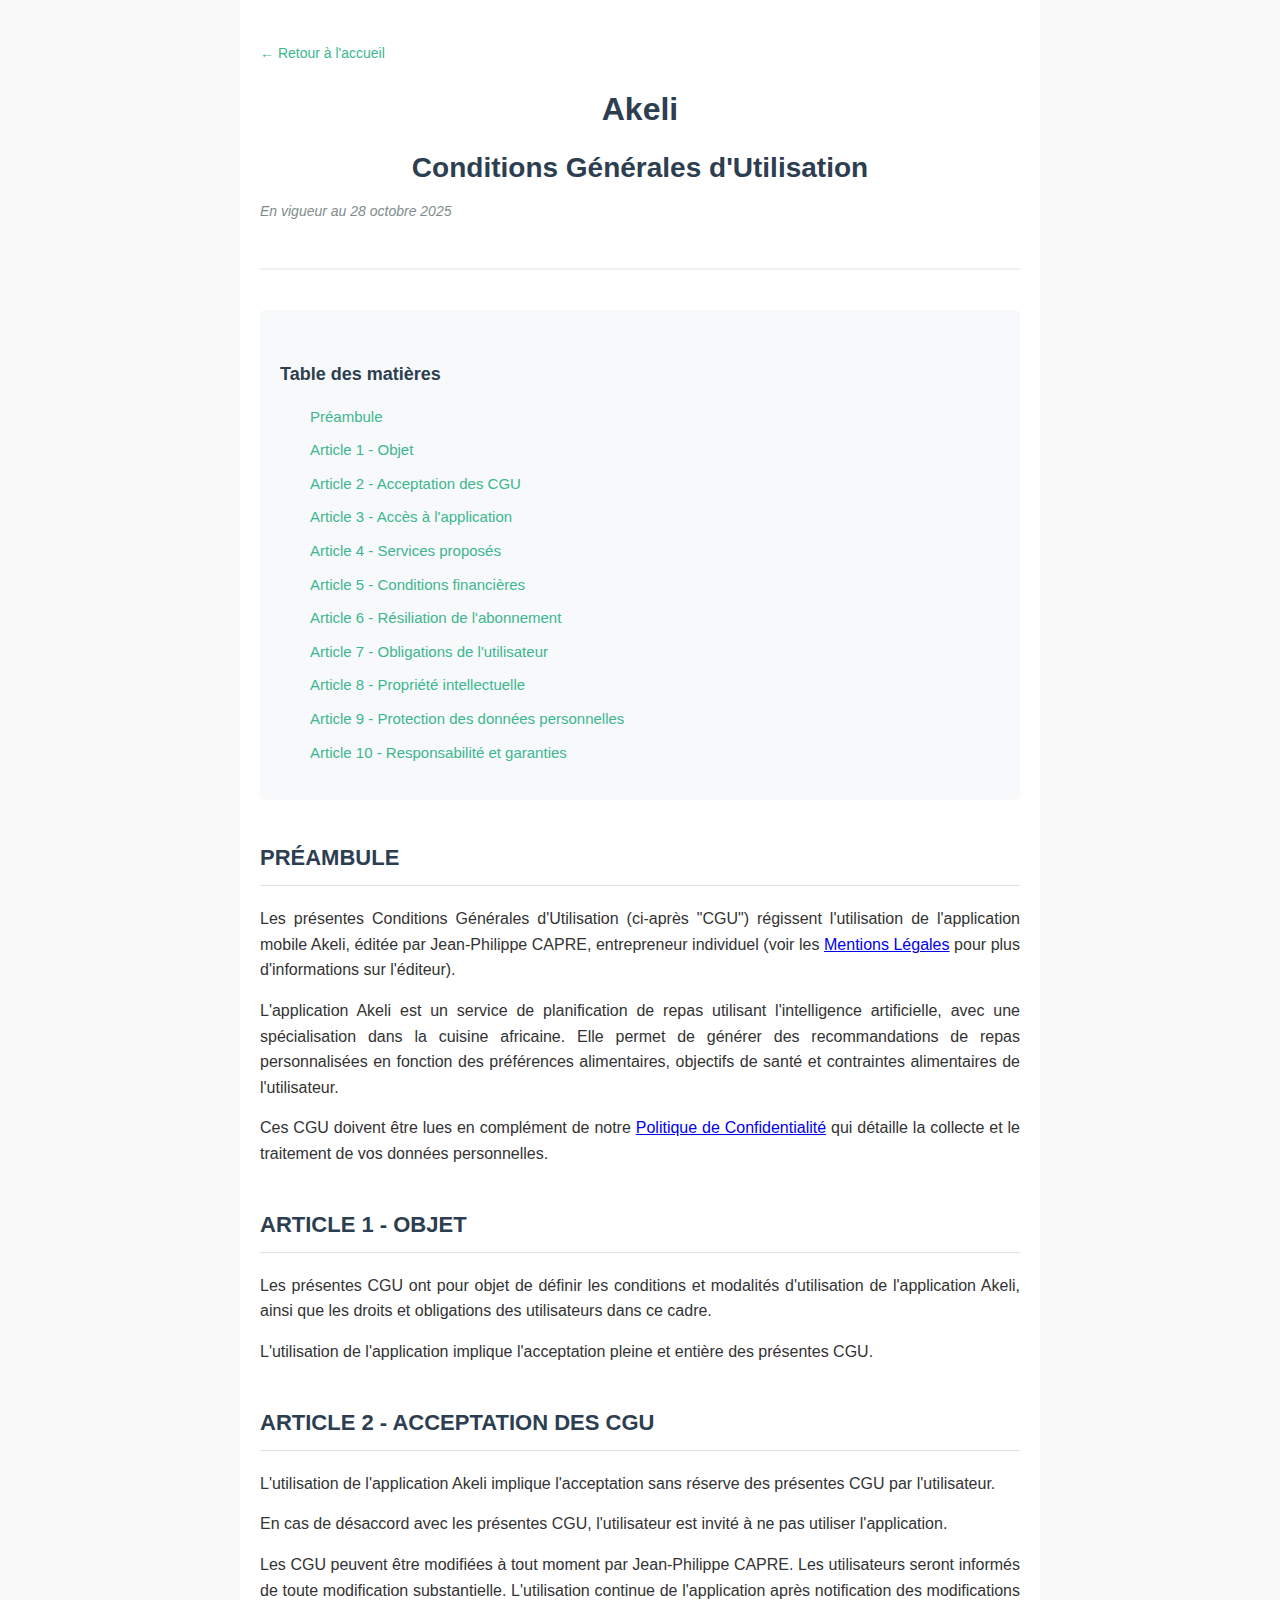
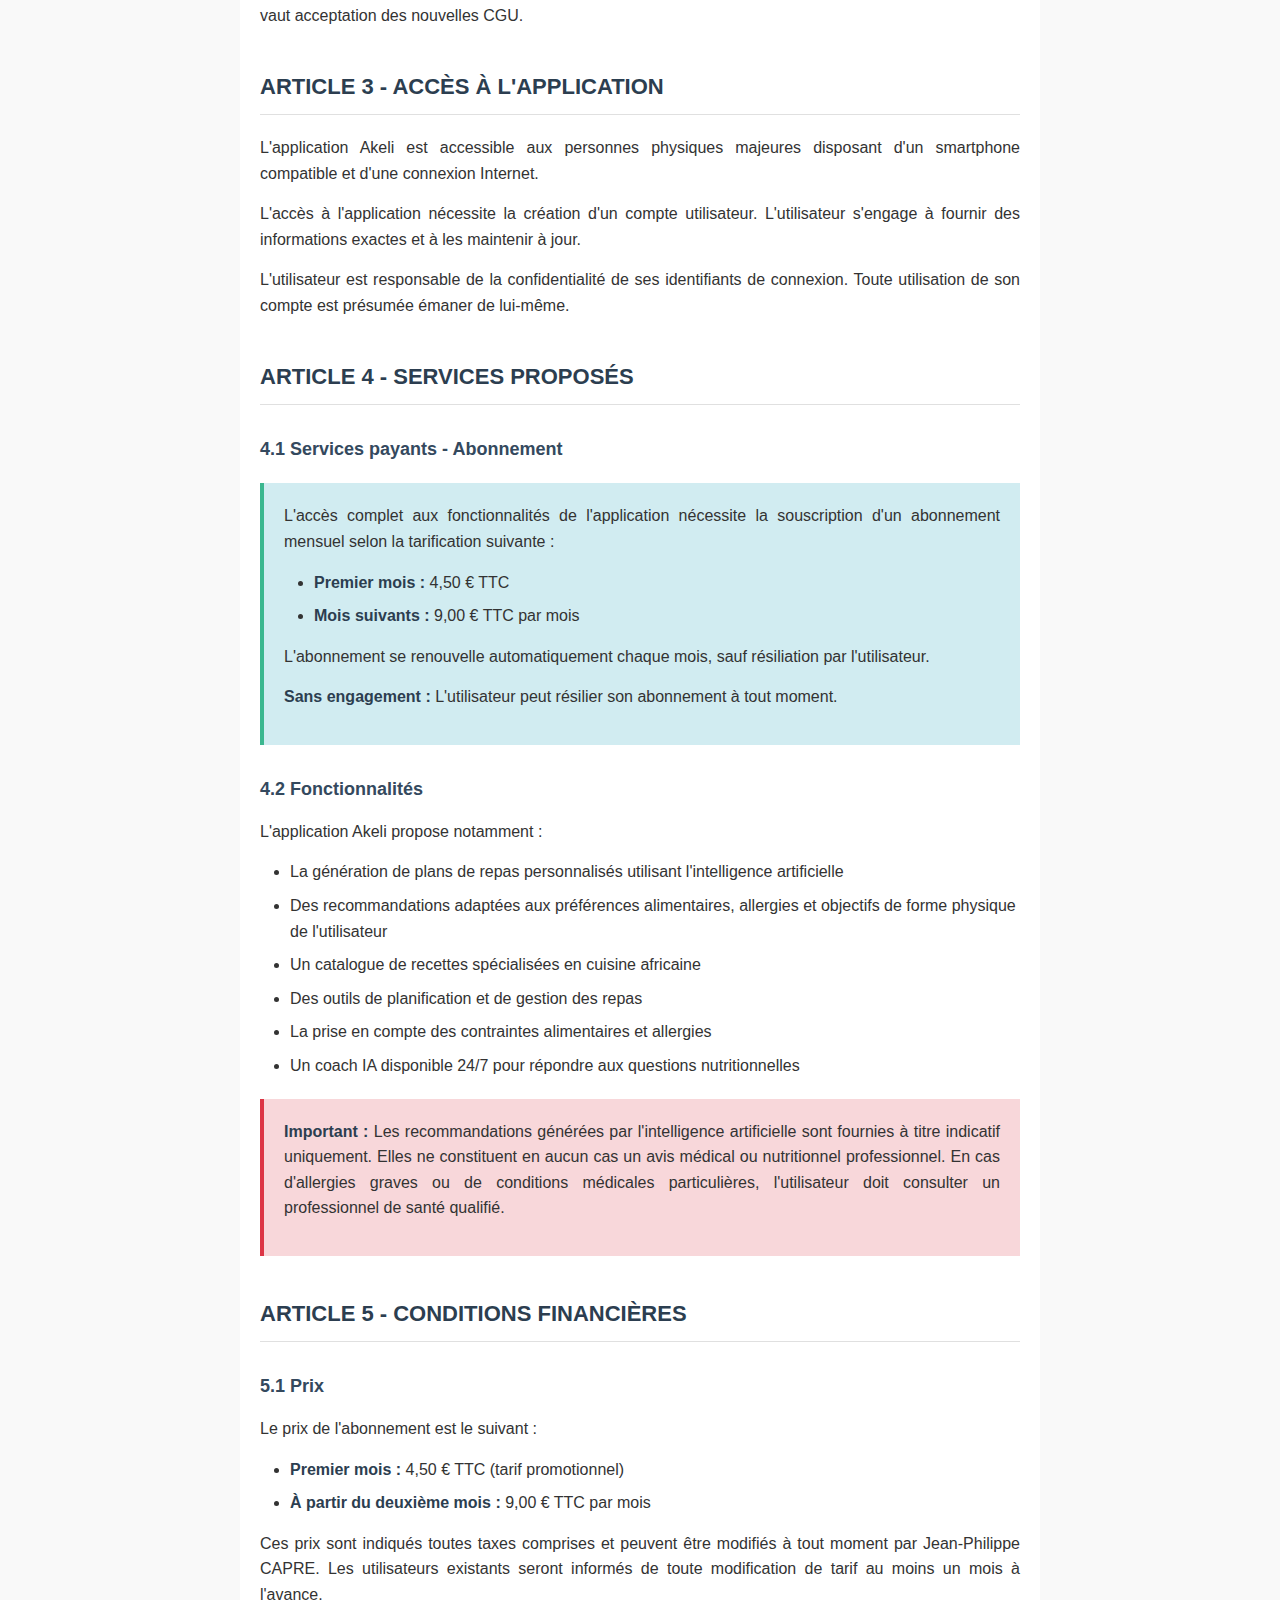
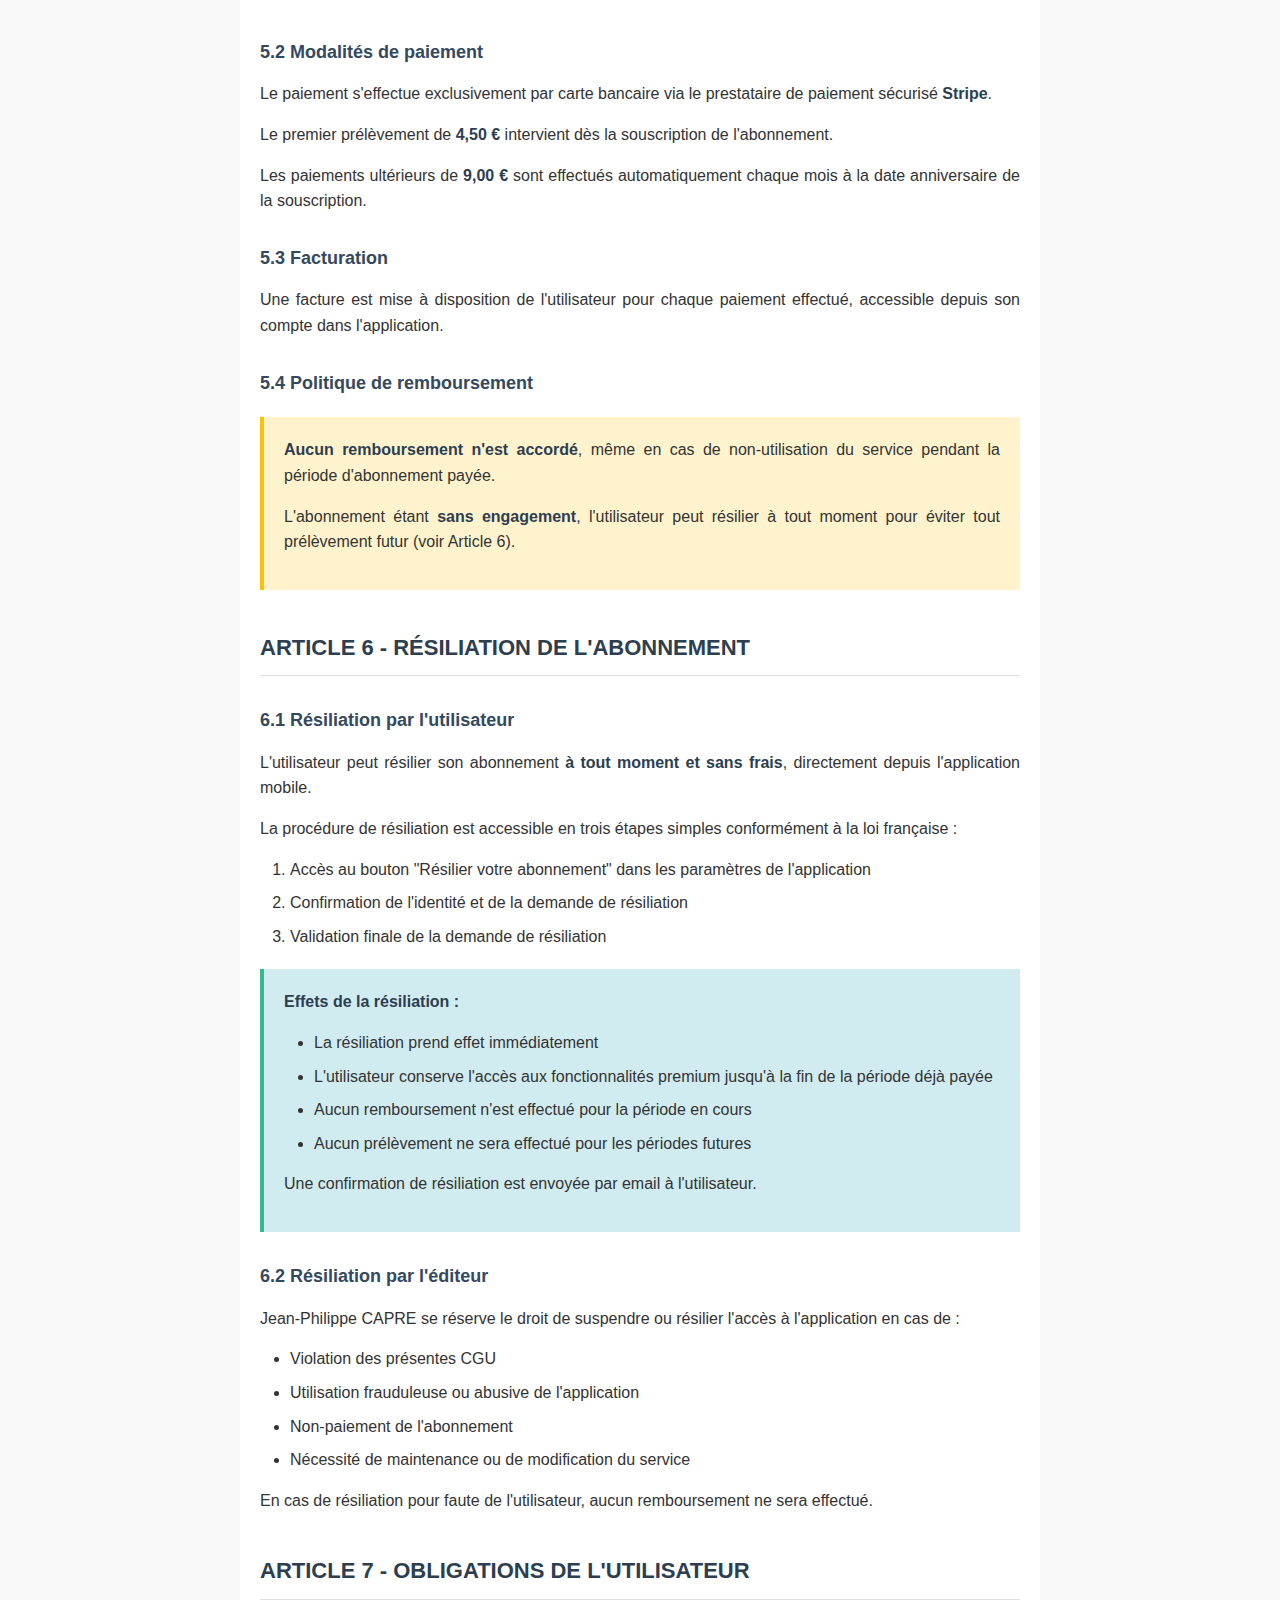
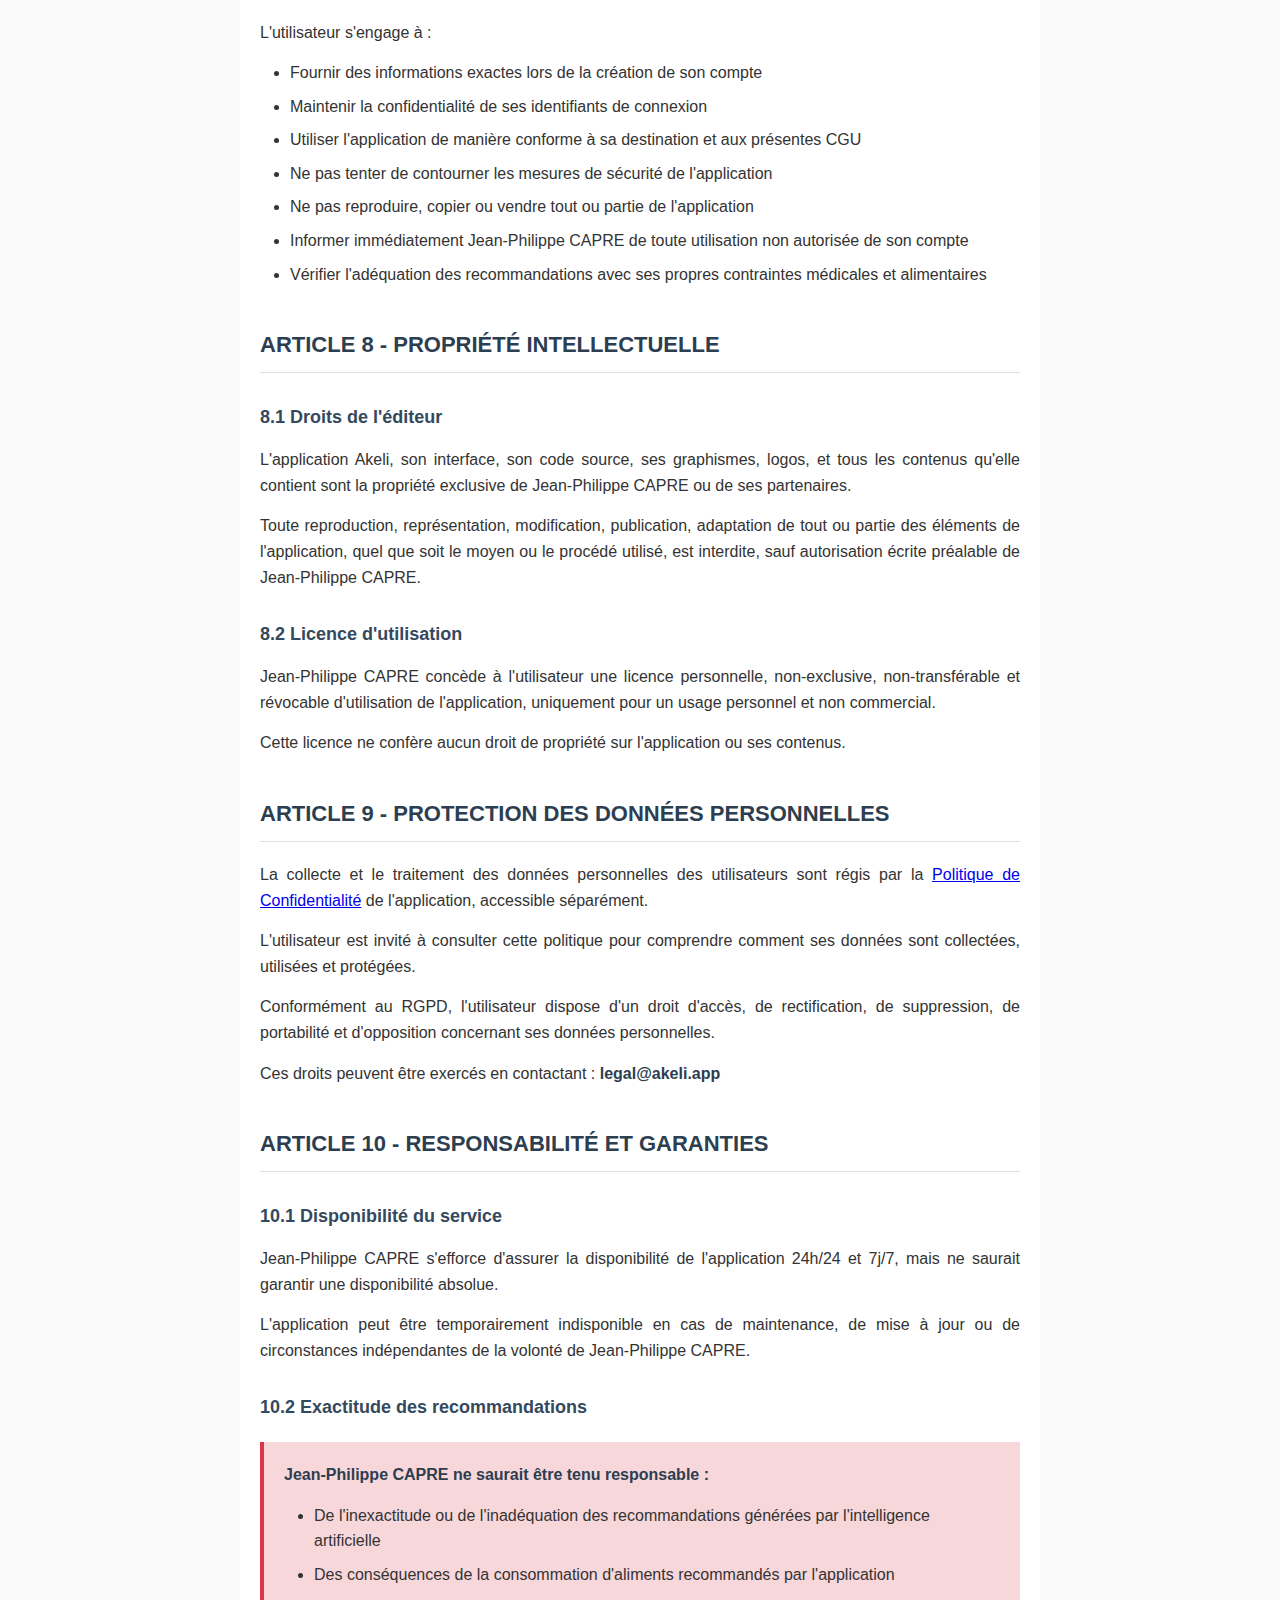
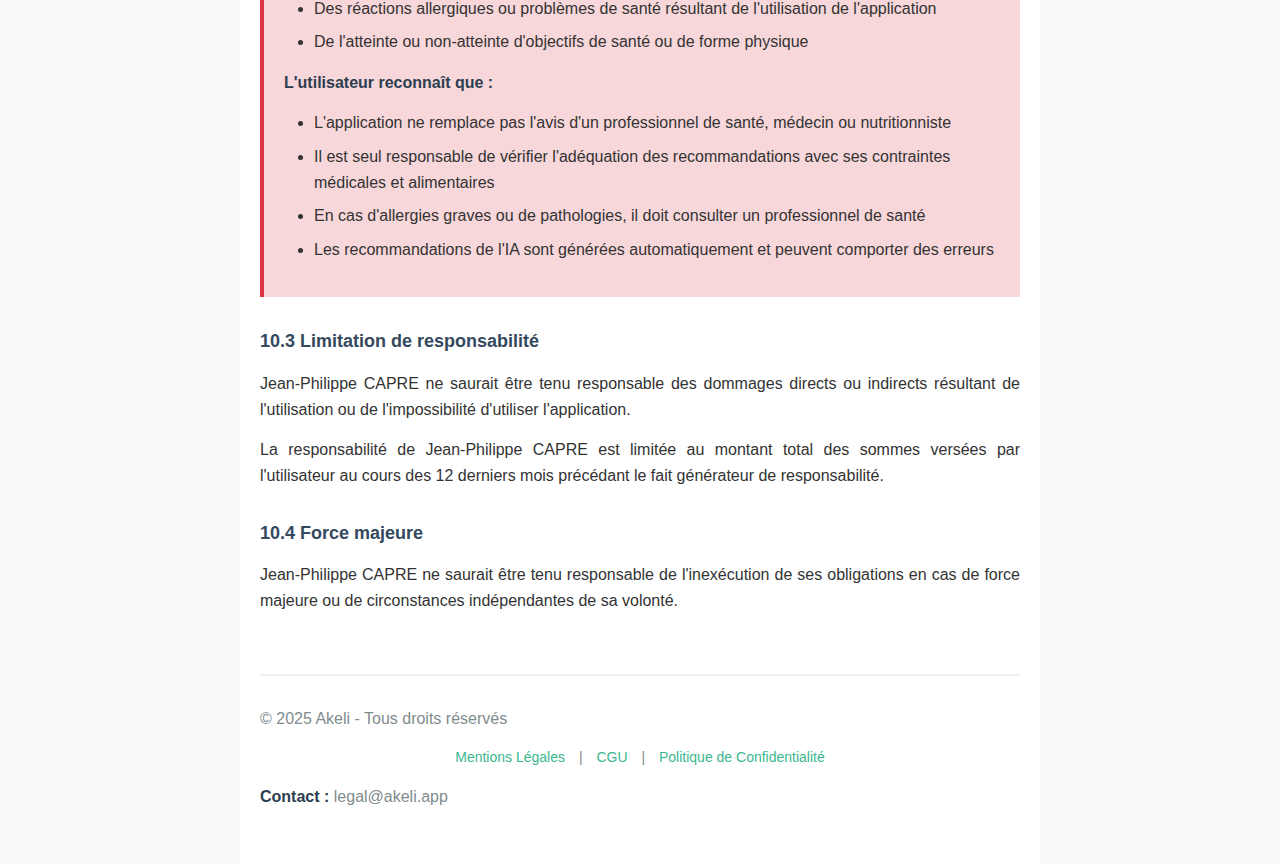
<file: cgu.html>
<!DOCTYPE html>
<html lang="fr">
<head>
    <meta charset="UTF-8">
    <meta name="viewport" content="width=device-width, initial-scale=1.0">
    <title>Conditions Générales d'Utilisation - Akeli</title>
    <style>
        * {
            margin: 0;
            padding: 0;
            box-sizing: border-box;
        }
        
        body {
            font-family: -apple-system, BlinkMacSystemFont, 'Segoe UI', Roboto, 'Helvetica Neue', Arial, sans-serif;
            line-height: 1.6;
            color: #333;
            background-color: #f9f9f9;
        }
        
        .container {
            max-width: 800px;
            margin: 0 auto;
            padding: 40px 20px;
            background-color: white;
            min-height: 100vh;
        }
        
        .header {
            text-align: center;
            padding-bottom: 30px;
            border-bottom: 2px solid #f0f0f0;
            margin-bottom: 40px;
        }
        
        .logo {
            font-size: 32px;
            font-weight: 700;
            color: #2c3e50;
            margin-bottom: 10px;
        }
        
        .doc-title {
            font-size: 28px;
            font-weight: 600;
            color: #2c3e50;
            margin-bottom: 10px;
        }
        
        .doc-date {
            font-size: 14px;
            color: #7f8c8d;
            font-style: italic;
        }
        
        .back-link {
            display: inline-block;
            margin-bottom: 20px;
            color: #3BB78F;
            text-decoration: none;
            font-size: 14px;
            font-weight: 500;
        }
        
        .back-link:hover {
            text-decoration: underline;
        }
        
        .toc {
            background-color: #f8f9fa;
            padding: 20px;
            margin: 30px 0;
            border-radius: 5px;
        }
        
        .toc h3 {
            font-size: 18px;
            margin-bottom: 15px;
            color: #2c3e50;
        }
        
        .toc ul {
            list-style: none;
            padding-left: 0;
        }
        
        .toc li {
            margin-bottom: 8px;
        }
        
        .toc a {
            color: #3BB78F;
            text-decoration: none;
            font-size: 15px;
        }
        
        .toc a:hover {
            text-decoration: underline;
        }
        
        h2 {
            font-size: 22px;
            font-weight: 600;
            color: #2c3e50;
            margin-top: 40px;
            margin-bottom: 20px;
            padding-bottom: 10px;
            border-bottom: 1px solid #e0e0e0;
        }
        
        h3 {
            font-size: 18px;
            font-weight: 600;
            color: #34495e;
            margin-top: 30px;
            margin-bottom: 15px;
        }
        
        h4 {
            font-size: 16px;
            font-weight: 600;
            color: #34495e;
            margin-top: 20px;
            margin-bottom: 10px;
        }
        
        p {
            margin-bottom: 15px;
            font-size: 16px;
            text-align: justify;
        }
        
        strong {
            font-weight: 600;
            color: #2c3e50;
        }
        
        .highlight-box {
            background-color: #fff3cd;
            border-left: 4px solid #ffc107;
            padding: 20px;
            margin: 20px 0;
        }
        
        .info-box {
            background-color: #d1ecf1;
            border-left: 4px solid #3BB78F;
            padding: 20px;
            margin: 20px 0;
        }
        
        .warning-box {
            background-color: #f8d7da;
            border-left: 4px solid #dc3545;
            padding: 20px;
            margin: 20px 0;
        }
        
        ul, ol {
            margin-left: 30px;
            margin-bottom: 15px;
        }
        
        li {
            margin-bottom: 8px;
        }
        
        .footer {
            margin-top: 60px;
            padding-top: 30px;
            border-top: 2px solid #f0f0f0;
            text-align: center;
            color: #7f8c8d;
            font-size: 14px;
        }
        
        .footer-links {
            margin-top: 10px;
        }
        
        .footer-links a {
            color: #3BB78F;
            text-decoration: none;
            margin: 0 10px;
        }
        
        .footer-links a:hover {
            text-decoration: underline;
        }
        
        @media print {
            body {
                background-color: white;
            }
            .back-link {
                display: none;
            }
        }
        
        @media (max-width: 768px) {
            .container {
                padding: 20px 15px;
            }
            
            .doc-title {
                font-size: 24px;
            }
            
            h2 {
                font-size: 20px;
            }
            
            h3 {
                font-size: 16px;
            }
            
            p {
                font-size: 15px;
                text-align: left;
            }
        }
    </style>
</head>
<body>
    <div class="container">
        <a href="index.html" class="back-link">← Retour à l'accueil</a>
        
        <div class="header">
            <div class="logo">Akeli</div>
            <h1 class="doc-title">Conditions Générales d'Utilisation</h1>
            <p class="doc-date">En vigueur au 28 octobre 2025</p>
        </div>

        <div class="toc">
            <h3>Table des matières</h3>
            <ul>
                <li><a href="#preambule">Préambule</a></li>
                <li><a href="#article1">Article 1 - Objet</a></li>
                <li><a href="#article2">Article 2 - Acceptation des CGU</a></li>
                <li><a href="#article3">Article 3 - Accès à l'application</a></li>
                <li><a href="#article4">Article 4 - Services proposés</a></li>
                <li><a href="#article5">Article 5 - Conditions financières</a></li>
                <li><a href="#article6">Article 6 - Résiliation de l'abonnement</a></li>
                <li><a href="#article7">Article 7 - Obligations de l'utilisateur</a></li>
                <li><a href="#article8">Article 8 - Propriété intellectuelle</a></li>
                <li><a href="#article9">Article 9 - Protection des données personnelles</a></li>
                <li><a href="#article10">Article 10 - Responsabilité et garanties</a></li>
            </ul>
        </div>

        <h2 id="preambule">PRÉAMBULE</h2>
        <p>Les présentes Conditions Générales d'Utilisation (ci-après "CGU") régissent l'utilisation de l'application mobile Akeli, éditée par Jean-Philippe CAPRE, entrepreneur individuel (voir les <a href="mentions-legales.html">Mentions Légales</a> pour plus d'informations sur l'éditeur).</p>
        <p>L'application Akeli est un service de planification de repas utilisant l'intelligence artificielle, avec une spécialisation dans la cuisine africaine. Elle permet de générer des recommandations de repas personnalisées en fonction des préférences alimentaires, objectifs de santé et contraintes alimentaires de l'utilisateur.</p>
        <p>Ces CGU doivent être lues en complément de notre <a href="politique-confidentialite.html">Politique de Confidentialité</a> qui détaille la collecte et le traitement de vos données personnelles.</p>

        <h2 id="article1">ARTICLE 1 - OBJET</h2>
        <p>Les présentes CGU ont pour objet de définir les conditions et modalités d'utilisation de l'application Akeli, ainsi que les droits et obligations des utilisateurs dans ce cadre.</p>
        <p>L'utilisation de l'application implique l'acceptation pleine et entière des présentes CGU.</p>

        <h2 id="article2">ARTICLE 2 - ACCEPTATION DES CGU</h2>
        <p>L'utilisation de l'application Akeli implique l'acceptation sans réserve des présentes CGU par l'utilisateur.</p>
        <p>En cas de désaccord avec les présentes CGU, l'utilisateur est invité à ne pas utiliser l'application.</p>
        <p>Les CGU peuvent être modifiées à tout moment par Jean-Philippe CAPRE. Les utilisateurs seront informés de toute modification substantielle. L'utilisation continue de l'application après notification des modifications vaut acceptation des nouvelles CGU.</p>

        <h2 id="article3">ARTICLE 3 - ACCÈS À L'APPLICATION</h2>
        <p>L'application Akeli est accessible aux personnes physiques majeures disposant d'un smartphone compatible et d'une connexion Internet.</p>
        <p>L'accès à l'application nécessite la création d'un compte utilisateur. L'utilisateur s'engage à fournir des informations exactes et à les maintenir à jour.</p>
        <p>L'utilisateur est responsable de la confidentialité de ses identifiants de connexion. Toute utilisation de son compte est présumée émaner de lui-même.</p>

        <h2 id="article4">ARTICLE 4 - SERVICES PROPOSÉS</h2>
        
        <h3>4.1 Services payants - Abonnement</h3>
        <div class="info-box">
            <p>L'accès complet aux fonctionnalités de l'application nécessite la souscription d'un abonnement mensuel selon la tarification suivante :</p>
            <ul>
                <li><strong>Premier mois :</strong> 4,50 € TTC</li>
                <li><strong>Mois suivants :</strong> 9,00 € TTC par mois</li>
            </ul>
            <p>L'abonnement se renouvelle automatiquement chaque mois, sauf résiliation par l'utilisateur.</p>
            <p><strong>Sans engagement :</strong> L'utilisateur peut résilier son abonnement à tout moment.</p>
        </div>

        <h3>4.2 Fonctionnalités</h3>
        <p>L'application Akeli propose notamment :</p>
        <ul>
            <li>La génération de plans de repas personnalisés utilisant l'intelligence artificielle</li>
            <li>Des recommandations adaptées aux préférences alimentaires, allergies et objectifs de forme physique de l'utilisateur</li>
            <li>Un catalogue de recettes spécialisées en cuisine africaine</li>
            <li>Des outils de planification et de gestion des repas</li>
            <li>La prise en compte des contraintes alimentaires et allergies</li>
            <li>Un coach IA disponible 24/7 pour répondre aux questions nutritionnelles</li>
        </ul>

        <div class="warning-box">
            <p><strong>Important :</strong> Les recommandations générées par l'intelligence artificielle sont fournies à titre indicatif uniquement. Elles ne constituent en aucun cas un avis médical ou nutritionnel professionnel. En cas d'allergies graves ou de conditions médicales particulières, l'utilisateur doit consulter un professionnel de santé qualifié.</p>
        </div>

        <h2 id="article5">ARTICLE 5 - CONDITIONS FINANCIÈRES</h2>
        
        <h3>5.1 Prix</h3>
        <p>Le prix de l'abonnement est le suivant :</p>
        <ul>
            <li><strong>Premier mois :</strong> 4,50 € TTC (tarif promotionnel)</li>
            <li><strong>À partir du deuxième mois :</strong> 9,00 € TTC par mois</li>
        </ul>
        <p>Ces prix sont indiqués toutes taxes comprises et peuvent être modifiés à tout moment par Jean-Philippe CAPRE. Les utilisateurs existants seront informés de toute modification de tarif au moins un mois à l'avance.</p>

        <h3>5.2 Modalités de paiement</h3>
        <p>Le paiement s'effectue exclusivement par carte bancaire via le prestataire de paiement sécurisé <strong>Stripe</strong>.</p>
        <p>Le premier prélèvement de <strong>4,50 €</strong> intervient dès la souscription de l'abonnement.</p>
        <p>Les paiements ultérieurs de <strong>9,00 €</strong> sont effectués automatiquement chaque mois à la date anniversaire de la souscription.</p>

        <h3>5.3 Facturation</h3>
        <p>Une facture est mise à disposition de l'utilisateur pour chaque paiement effectué, accessible depuis son compte dans l'application.</p>

        <h3>5.4 Politique de remboursement</h3>
        <div class="highlight-box">
            <p><strong>Aucun remboursement n'est accordé</strong>, même en cas de non-utilisation du service pendant la période d'abonnement payée.</p>
            <p>L'abonnement étant <strong>sans engagement</strong>, l'utilisateur peut résilier à tout moment pour éviter tout prélèvement futur (voir Article 6).</p>
        </div>

        <h2 id="article6">ARTICLE 6 - RÉSILIATION DE L'ABONNEMENT</h2>
        
        <h3>6.1 Résiliation par l'utilisateur</h3>
        <p>L'utilisateur peut résilier son abonnement <strong>à tout moment et sans frais</strong>, directement depuis l'application mobile.</p>
        
        <p>La procédure de résiliation est accessible en trois étapes simples conformément à la loi française :</p>
        <ol>
            <li>Accès au bouton "Résilier votre abonnement" dans les paramètres de l'application</li>
            <li>Confirmation de l'identité et de la demande de résiliation</li>
            <li>Validation finale de la demande de résiliation</li>
        </ol>

        <div class="info-box">
            <p><strong>Effets de la résiliation :</strong></p>
            <ul>
                <li>La résiliation prend effet immédiatement</li>
                <li>L'utilisateur conserve l'accès aux fonctionnalités premium jusqu'à la fin de la période déjà payée</li>
                <li>Aucun remboursement n'est effectué pour la période en cours</li>
                <li>Aucun prélèvement ne sera effectué pour les périodes futures</li>
            </ul>
            <p>Une confirmation de résiliation est envoyée par email à l'utilisateur.</p>
        </div>

        <h3>6.2 Résiliation par l'éditeur</h3>
        <p>Jean-Philippe CAPRE se réserve le droit de suspendre ou résilier l'accès à l'application en cas de :</p>
        <ul>
            <li>Violation des présentes CGU</li>
            <li>Utilisation frauduleuse ou abusive de l'application</li>
            <li>Non-paiement de l'abonnement</li>
            <li>Nécessité de maintenance ou de modification du service</li>
        </ul>
        <p>En cas de résiliation pour faute de l'utilisateur, aucun remboursement ne sera effectué.</p>

        <h2 id="article7">ARTICLE 7 - OBLIGATIONS DE L'UTILISATEUR</h2>
        <p>L'utilisateur s'engage à :</p>
        <ul>
            <li>Fournir des informations exactes lors de la création de son compte</li>
            <li>Maintenir la confidentialité de ses identifiants de connexion</li>
            <li>Utiliser l'application de manière conforme à sa destination et aux présentes CGU</li>
            <li>Ne pas tenter de contourner les mesures de sécurité de l'application</li>
            <li>Ne pas reproduire, copier ou vendre tout ou partie de l'application</li>
            <li>Informer immédiatement Jean-Philippe CAPRE de toute utilisation non autorisée de son compte</li>
            <li>Vérifier l'adéquation des recommandations avec ses propres contraintes médicales et alimentaires</li>
        </ul>

        <h2 id="article8">ARTICLE 8 - PROPRIÉTÉ INTELLECTUELLE</h2>
        
        <h3>8.1 Droits de l'éditeur</h3>
        <p>L'application Akeli, son interface, son code source, ses graphismes, logos, et tous les contenus qu'elle contient sont la propriété exclusive de Jean-Philippe CAPRE ou de ses partenaires.</p>
        <p>Toute reproduction, représentation, modification, publication, adaptation de tout ou partie des éléments de l'application, quel que soit le moyen ou le procédé utilisé, est interdite, sauf autorisation écrite préalable de Jean-Philippe CAPRE.</p>

        <h3>8.2 Licence d'utilisation</h3>
        <p>Jean-Philippe CAPRE concède à l'utilisateur une licence personnelle, non-exclusive, non-transférable et révocable d'utilisation de l'application, uniquement pour un usage personnel et non commercial.</p>
        <p>Cette licence ne confère aucun droit de propriété sur l'application ou ses contenus.</p>

        <h2 id="article9">ARTICLE 9 - PROTECTION DES DONNÉES PERSONNELLES</h2>
        <p>La collecte et le traitement des données personnelles des utilisateurs sont régis par la <a href="politique-confidentialite.html">Politique de Confidentialité</a> de l'application, accessible séparément.</p>
        <p>L'utilisateur est invité à consulter cette politique pour comprendre comment ses données sont collectées, utilisées et protégées.</p>
        <p>Conformément au RGPD, l'utilisateur dispose d'un droit d'accès, de rectification, de suppression, de portabilité et d'opposition concernant ses données personnelles.</p>
        <p>Ces droits peuvent être exercés en contactant : <strong>legal@akeli.app</strong></p>

        <h2 id="article10">ARTICLE 10 - RESPONSABILITÉ ET GARANTIES</h2>
        
        <h3>10.1 Disponibilité du service</h3>
        <p>Jean-Philippe CAPRE s'efforce d'assurer la disponibilité de l'application 24h/24 et 7j/7, mais ne saurait garantir une disponibilité absolue.</p>
        <p>L'application peut être temporairement indisponible en cas de maintenance, de mise à jour ou de circonstances indépendantes de la volonté de Jean-Philippe CAPRE.</p>

        <h3>10.2 Exactitude des recommandations</h3>
        <div class="warning-box">
            <p><strong>Jean-Philippe CAPRE ne saurait être tenu responsable :</strong></p>
            <ul>
                <li>De l'inexactitude ou de l'inadéquation des recommandations générées par l'intelligence artificielle</li>
                <li>Des conséquences de la consommation d'aliments recommandés par l'application</li>
                <li>Des réactions allergiques ou problèmes de santé résultant de l'utilisation de l'application</li>
                <li>De l'atteinte ou non-atteinte d'objectifs de santé ou de forme physique</li>
            </ul>
            <p><strong>L'utilisateur reconnaît que :</strong></p>
            <ul>
                <li>L'application ne remplace pas l'avis d'un professionnel de santé, médecin ou nutritionniste</li>
                <li>Il est seul responsable de vérifier l'adéquation des recommandations avec ses contraintes médicales et alimentaires</li>
                <li>En cas d'allergies graves ou de pathologies, il doit consulter un professionnel de santé</li>
                <li>Les recommandations de l'IA sont générées automatiquement et peuvent comporter des erreurs</li>
            </ul>
        </div>

        <h3>10.3 Limitation de responsabilité</h3>
        <p>Jean-Philippe CAPRE ne saurait être tenu responsable des dommages directs ou indirects résultant de l'utilisation ou de l'impossibilité d'utiliser l'application.</p>
        <p>La responsabilité de Jean-Philippe CAPRE est limitée au montant total des sommes versées par l'utilisateur au cours des 12 derniers mois précédant le fait générateur de responsabilité.</p>

        <h3>10.4 Force majeure</h3>
        <p>Jean-Philippe CAPRE ne saurait être tenu responsable de l'inexécution de ses obligations en cas de force majeure ou de circonstances indépendantes de sa volonté.</p>

        <div class="footer">
            <p>&copy; 2025 Akeli - Tous droits réservés</p>
            <div class="footer-links">
                <a href="mentions-legales.html">Mentions Légales</a> |
                <a href="cgu.html">CGU</a> |
                <a href="politique-confidentialite.html">Politique de Confidentialité</a>
            </div>
            <p style="margin-top: 15px;">
                <strong>Contact :</strong> legal@akeli.app
            </p>
        </div>
    </div>
</body>
</html>
</file>
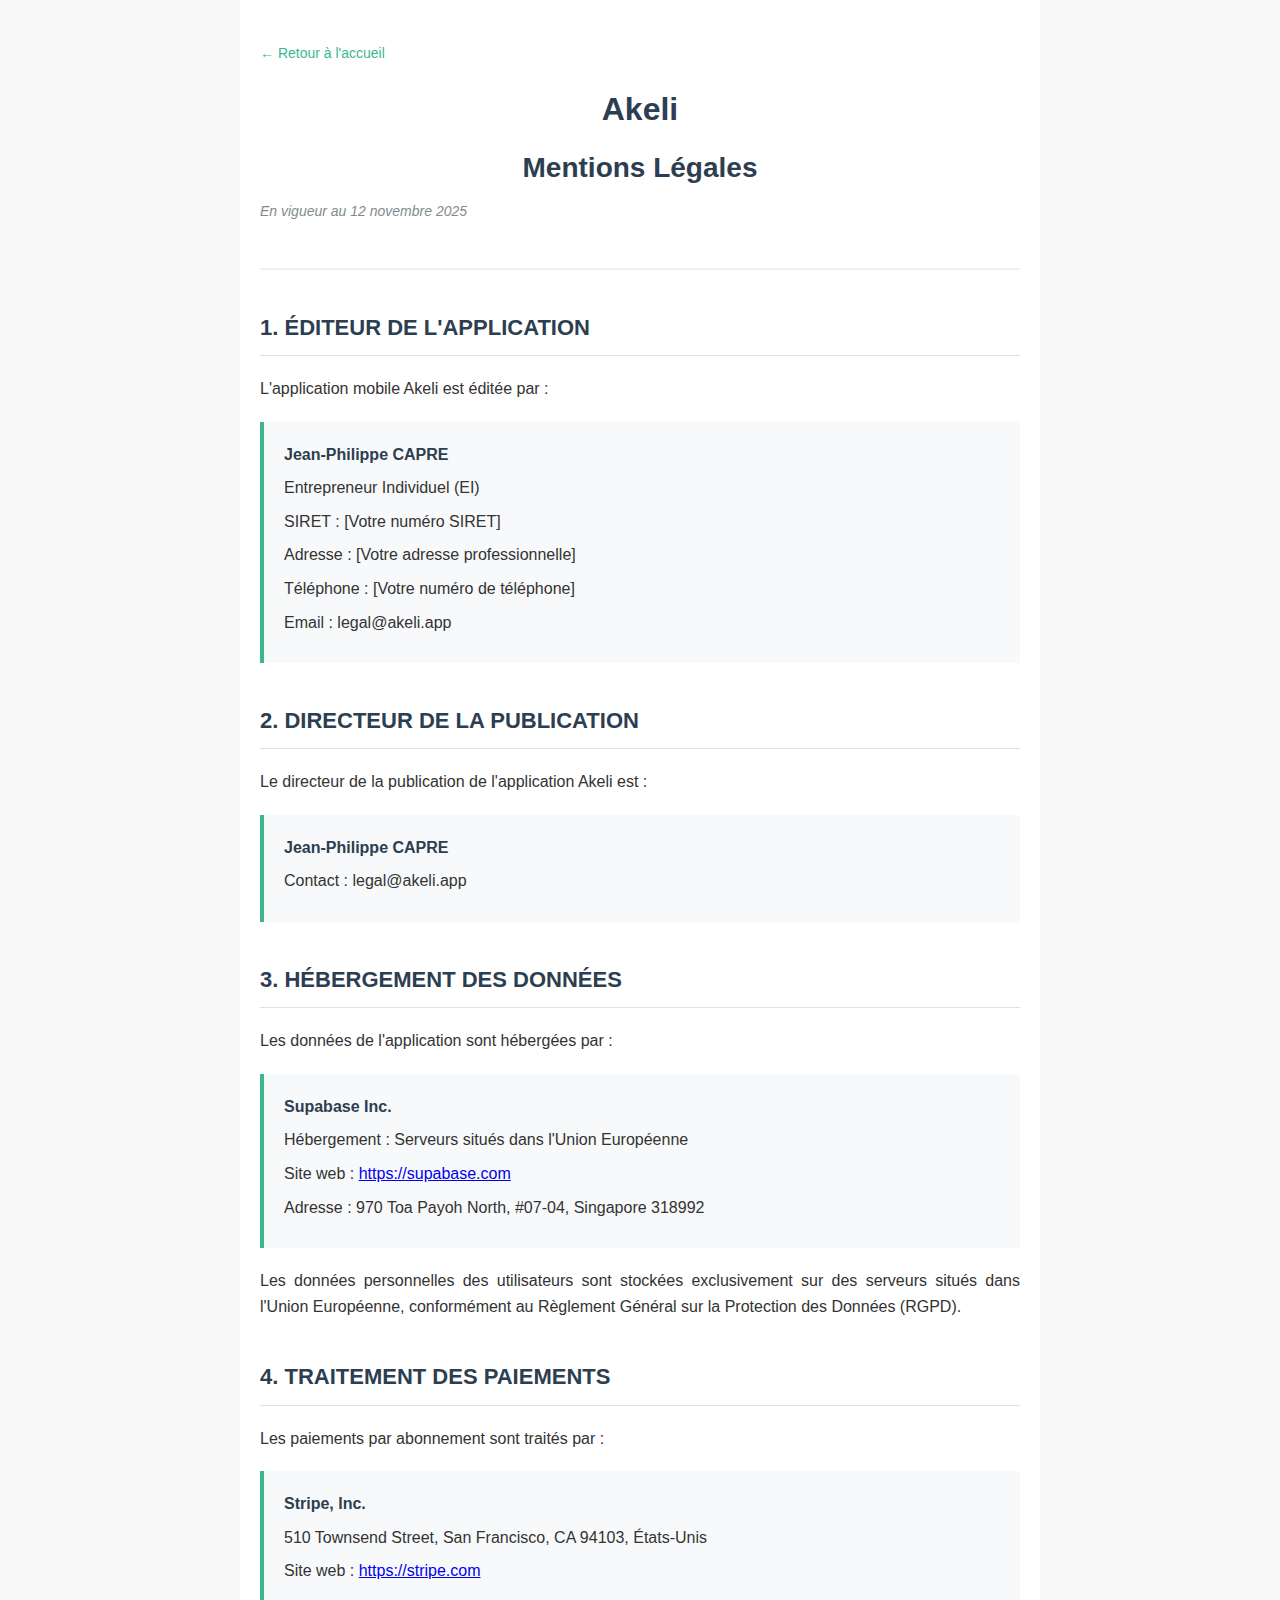
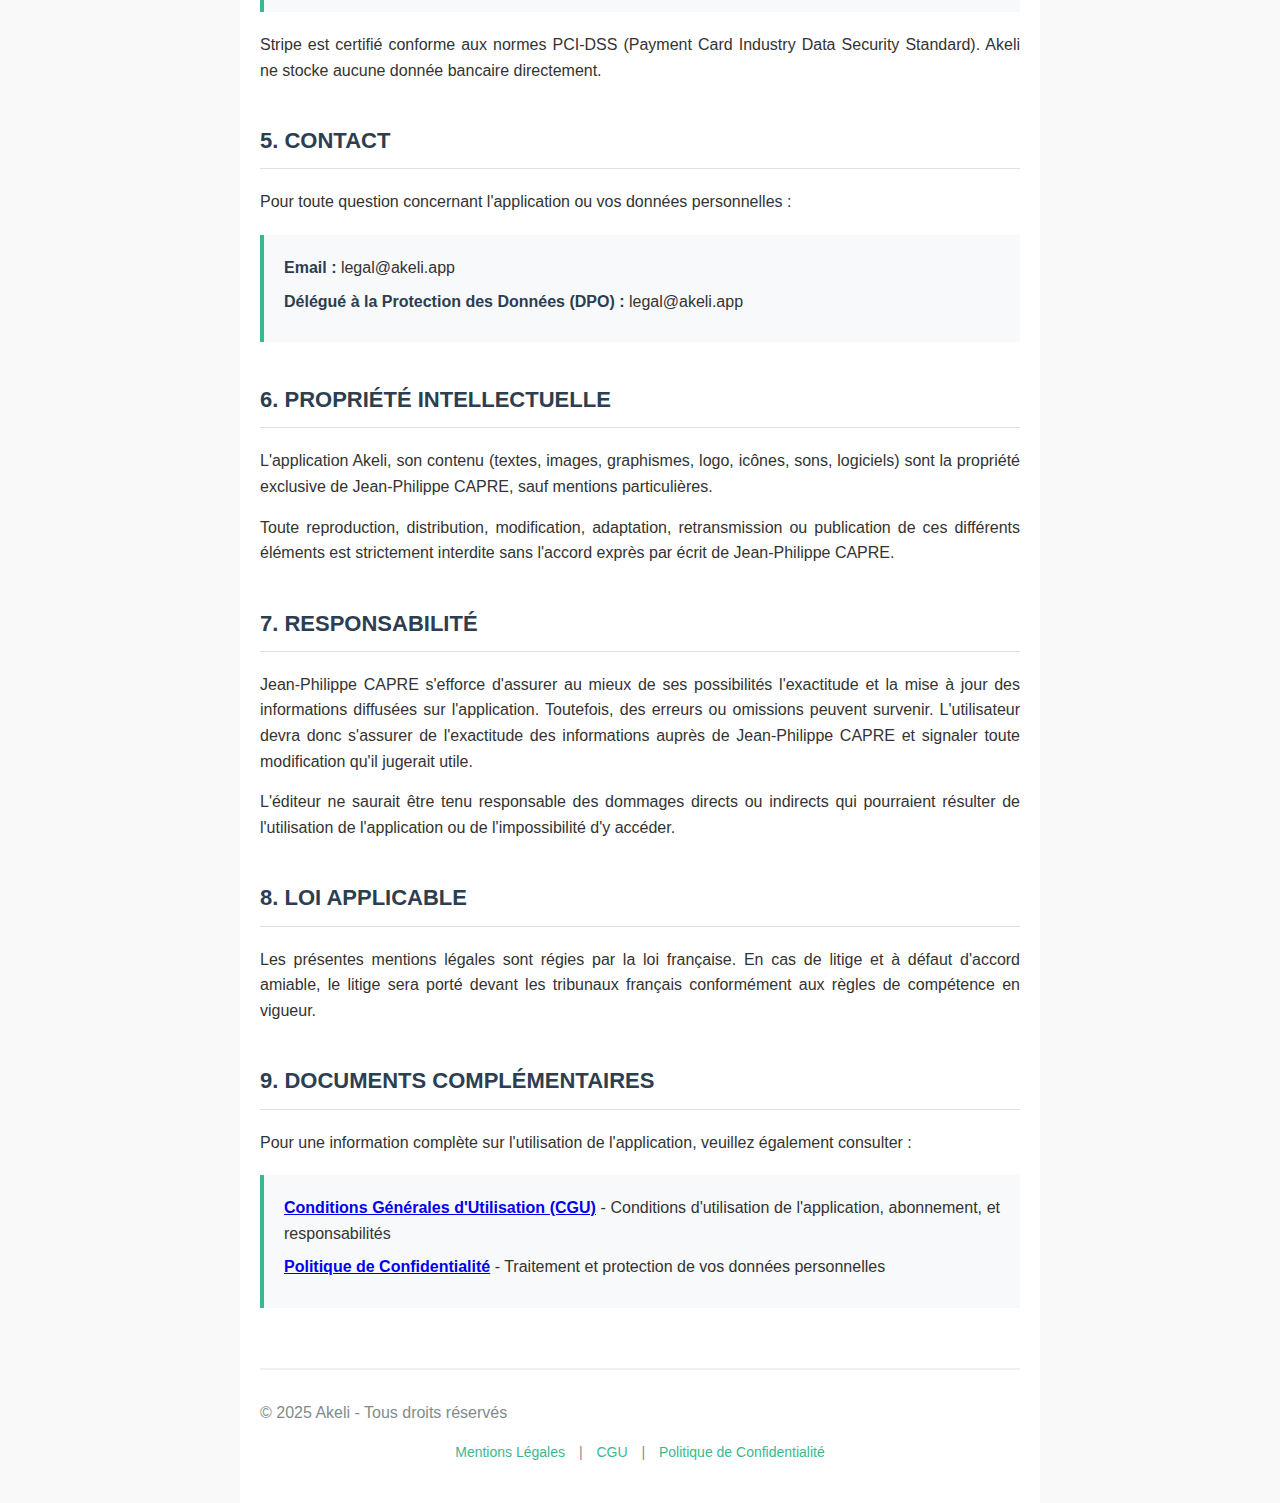
<file: mentions-legales.html>
<!DOCTYPE html>
<html lang="fr">
<head>
    <meta charset="UTF-8">
    <meta name="viewport" content="width=device-width, initial-scale=1.0">
    <title>Mentions Légales - Akeli</title>
    <style>
        * {
            margin: 0;
            padding: 0;
            box-sizing: border-box;
        }
        
        body {
            font-family: -apple-system, BlinkMacSystemFont, 'Segoe UI', Roboto, 'Helvetica Neue', Arial, sans-serif;
            line-height: 1.6;
            color: #333;
            background-color: #f9f9f9;
        }
        
        .container {
            max-width: 800px;
            margin: 0 auto;
            padding: 40px 20px;
            background-color: white;
            min-height: 100vh;
        }
        
        .header {
            text-align: center;
            padding-bottom: 30px;
            border-bottom: 2px solid #f0f0f0;
            margin-bottom: 40px;
        }
        
        .logo {
            font-size: 32px;
            font-weight: 700;
            color: #2c3e50;
            margin-bottom: 10px;
        }
        
        .doc-title {
            font-size: 28px;
            font-weight: 600;
            color: #2c3e50;
            margin-bottom: 10px;
        }
        
        .doc-date {
            font-size: 14px;
            color: #7f8c8d;
            font-style: italic;
        }
        
        .back-link {
            display: inline-block;
            margin-bottom: 20px;
            color: #3BB78F;
            text-decoration: none;
            font-size: 14px;
            font-weight: 500;
        }
        
        .back-link:hover {
            text-decoration: underline;
        }
        
        h2 {
            font-size: 22px;
            font-weight: 600;
            color: #2c3e50;
            margin-top: 40px;
            margin-bottom: 20px;
            padding-bottom: 10px;
            border-bottom: 1px solid #e0e0e0;
        }
        
        h3 {
            font-size: 18px;
            font-weight: 600;
            color: #34495e;
            margin-top: 30px;
            margin-bottom: 15px;
        }
        
        p {
            margin-bottom: 15px;
            font-size: 16px;
            text-align: justify;
        }
        
        strong {
            font-weight: 600;
            color: #2c3e50;
        }
        
        .info-block {
            background-color: #f8f9fa;
            padding: 20px;
            border-left: 4px solid #3BB78F;
            margin: 20px 0;
        }
        
        .info-block p {
            margin-bottom: 8px;
        }
        
        .footer {
            margin-top: 60px;
            padding-top: 30px;
            border-top: 2px solid #f0f0f0;
            text-align: center;
            color: #7f8c8d;
            font-size: 14px;
        }
        
        .footer-links {
            margin-top: 10px;
        }
        
        .footer-links a {
            color: #3BB78F;
            text-decoration: none;
            margin: 0 10px;
        }
        
        .footer-links a:hover {
            text-decoration: underline;
        }
        
        @media print {
            body {
                background-color: white;
            }
            .back-link {
                display: none;
            }
        }
        
        @media (max-width: 768px) {
            .container {
                padding: 20px 15px;
            }
            
            .doc-title {
                font-size: 24px;
            }
            
            h2 {
                font-size: 20px;
            }
            
            h3 {
                font-size: 16px;
            }
            
            p {
                font-size: 15px;
            }
        }
    </style>
</head>
<body>
    <div class="container">
        <a href="index.html" class="back-link">← Retour à l'accueil</a>
        
        <div class="header">
            <div class="logo">Akeli</div>
            <h1 class="doc-title">Mentions Légales</h1>
            <p class="doc-date">En vigueur au 12 novembre 2025</p>
        </div>

        <h2>1. ÉDITEUR DE L'APPLICATION</h2>
        <p>L'application mobile Akeli est éditée par :</p>
        <div class="info-block">
            <p><strong>Jean-Philippe CAPRE</strong></p>
            <p>Entrepreneur Individuel (EI)</p>
            <p>SIRET : [Votre numéro SIRET]</p>
            <p>Adresse : [Votre adresse professionnelle]</p>
            <p>Téléphone : [Votre numéro de téléphone]</p>
            <p>Email : legal@akeli.app</p>
        </div>

        <h2>2. DIRECTEUR DE LA PUBLICATION</h2>
        <p>Le directeur de la publication de l'application Akeli est :</p>
        <div class="info-block">
            <p><strong>Jean-Philippe CAPRE</strong></p>
            <p>Contact : legal@akeli.app</p>
        </div>

        <h2>3. HÉBERGEMENT DES DONNÉES</h2>
        <p>Les données de l'application sont hébergées par :</p>
        <div class="info-block">
            <p><strong>Supabase Inc.</strong></p>
            <p>Hébergement : Serveurs situés dans l'Union Européenne</p>
            <p>Site web : <a href="https://supabase.com" target="_blank">https://supabase.com</a></p>
            <p>Adresse : 970 Toa Payoh North, #07-04, Singapore 318992</p>
        </div>
        <p>Les données personnelles des utilisateurs sont stockées exclusivement sur des serveurs situés dans l'Union Européenne, conformément au Règlement Général sur la Protection des Données (RGPD).</p>

        <h2>4. TRAITEMENT DES PAIEMENTS</h2>
        <p>Les paiements par abonnement sont traités par :</p>
        <div class="info-block">
            <p><strong>Stripe, Inc.</strong></p>
            <p>510 Townsend Street, San Francisco, CA 94103, États-Unis</p>
            <p>Site web : <a href="https://stripe.com" target="_blank">https://stripe.com</a></p>
        </div>
        <p>Stripe est certifié conforme aux normes PCI-DSS (Payment Card Industry Data Security Standard). Akeli ne stocke aucune donnée bancaire directement.</p>

        <h2>5. CONTACT</h2>
        <p>Pour toute question concernant l'application ou vos données personnelles :</p>
        <div class="info-block">
            <p><strong>Email :</strong> legal@akeli.app</p>
            <p><strong>Délégué à la Protection des Données (DPO) :</strong> legal@akeli.app</p>
        </div>

        <h2>6. PROPRIÉTÉ INTELLECTUELLE</h2>
        <p>L'application Akeli, son contenu (textes, images, graphismes, logo, icônes, sons, logiciels) sont la propriété exclusive de Jean-Philippe CAPRE, sauf mentions particulières.</p>
        <p>Toute reproduction, distribution, modification, adaptation, retransmission ou publication de ces différents éléments est strictement interdite sans l'accord exprès par écrit de Jean-Philippe CAPRE.</p>

        <h2>7. RESPONSABILITÉ</h2>
        <p>Jean-Philippe CAPRE s'efforce d'assurer au mieux de ses possibilités l'exactitude et la mise à jour des informations diffusées sur l'application. Toutefois, des erreurs ou omissions peuvent survenir. L'utilisateur devra donc s'assurer de l'exactitude des informations auprès de Jean-Philippe CAPRE et signaler toute modification qu'il jugerait utile.</p>
        <p>L'éditeur ne saurait être tenu responsable des dommages directs ou indirects qui pourraient résulter de l'utilisation de l'application ou de l'impossibilité d'y accéder.</p>

        <h2>8. LOI APPLICABLE</h2>
        <p>Les présentes mentions légales sont régies par la loi française. En cas de litige et à défaut d'accord amiable, le litige sera porté devant les tribunaux français conformément aux règles de compétence en vigueur.</p>

        <h2>9. DOCUMENTS COMPLÉMENTAIRES</h2>
        <p>Pour une information complète sur l'utilisation de l'application, veuillez également consulter :</p>
        <div class="info-block">
            <p><strong><a href="cgu.html">Conditions Générales d'Utilisation (CGU)</a></strong> - Conditions d'utilisation de l'application, abonnement, et responsabilités</p>
            <p><strong><a href="politique-confidentialite.html">Politique de Confidentialité</a></strong> - Traitement et protection de vos données personnelles</p>
        </div>

        <div class="footer">
            <p>&copy; 2025 Akeli - Tous droits réservés</p>
            <div class="footer-links">
                <a href="mentions-legales.html">Mentions Légales</a> |
                <a href="cgu.html">CGU</a> |
                <a href="politique-confidentialite.html">Politique de Confidentialité</a>
            </div>
        </div>
    </div>
</body>
</html>
</file>
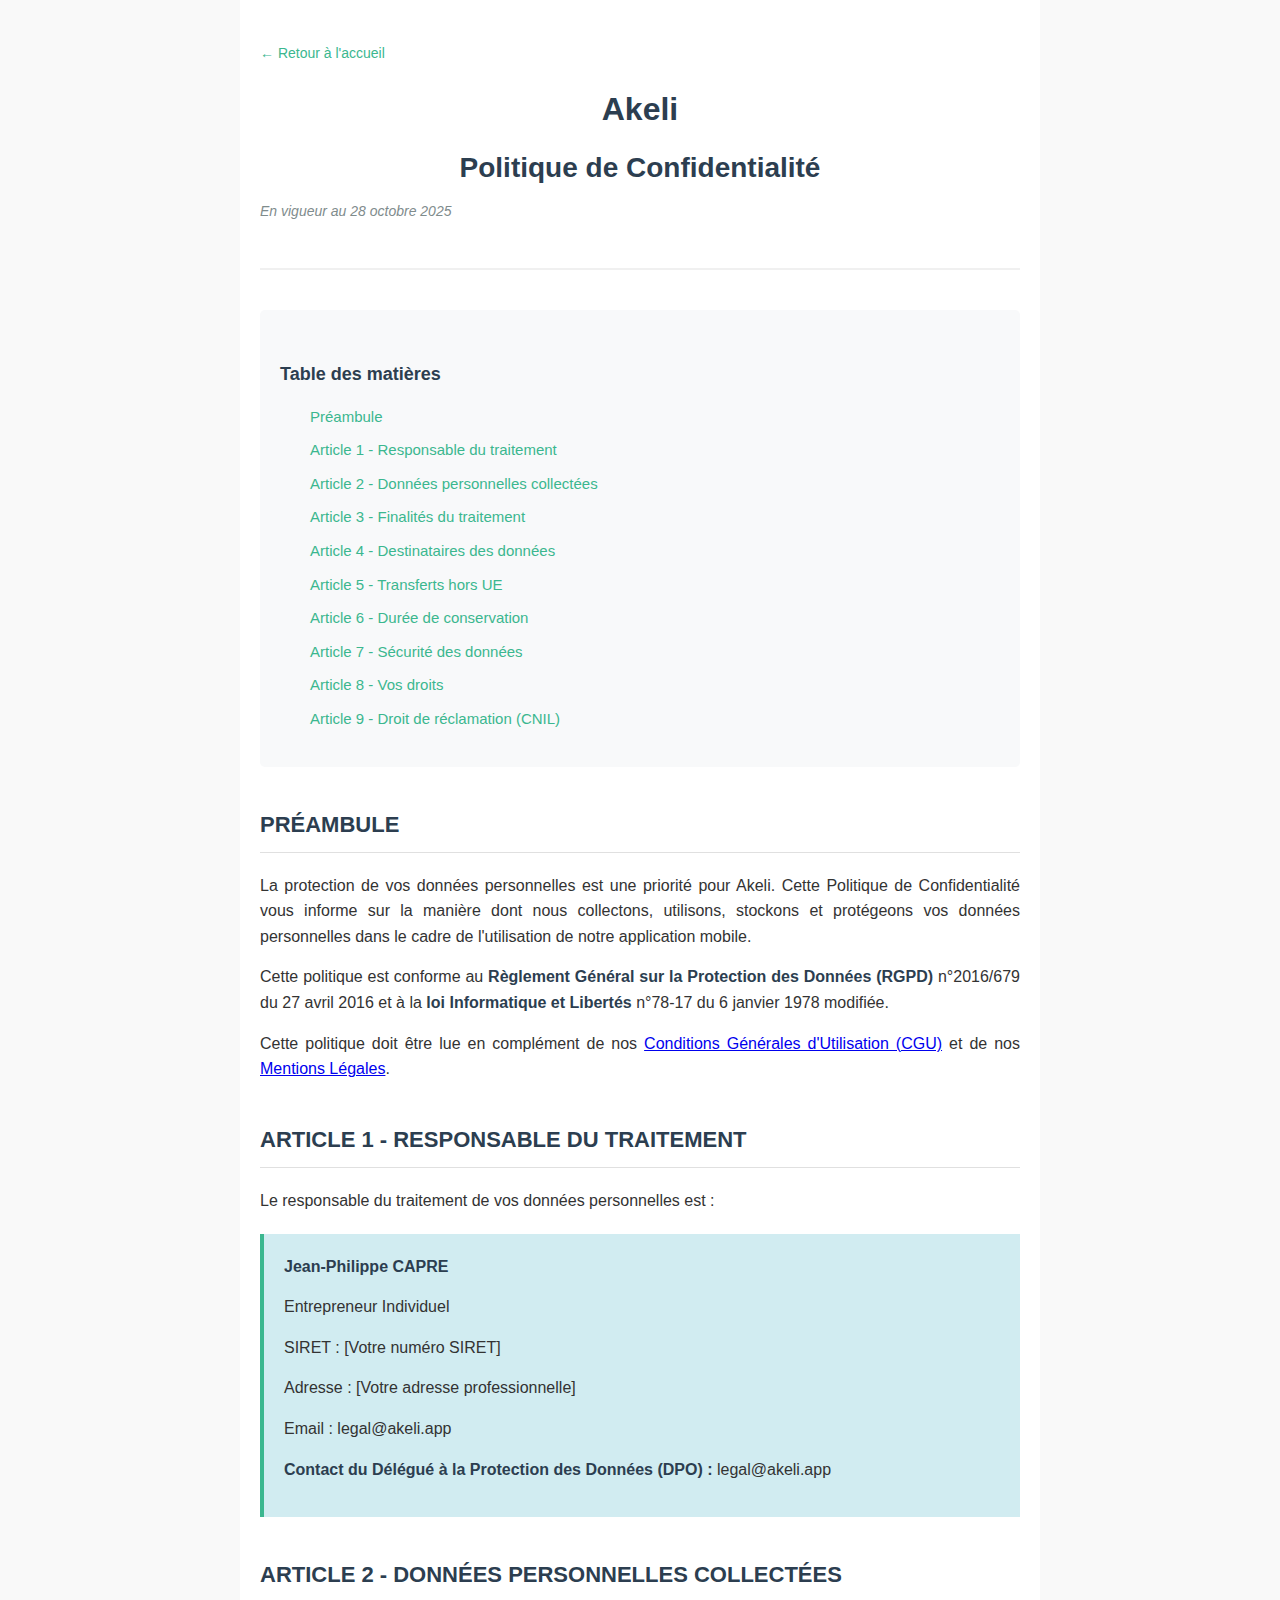
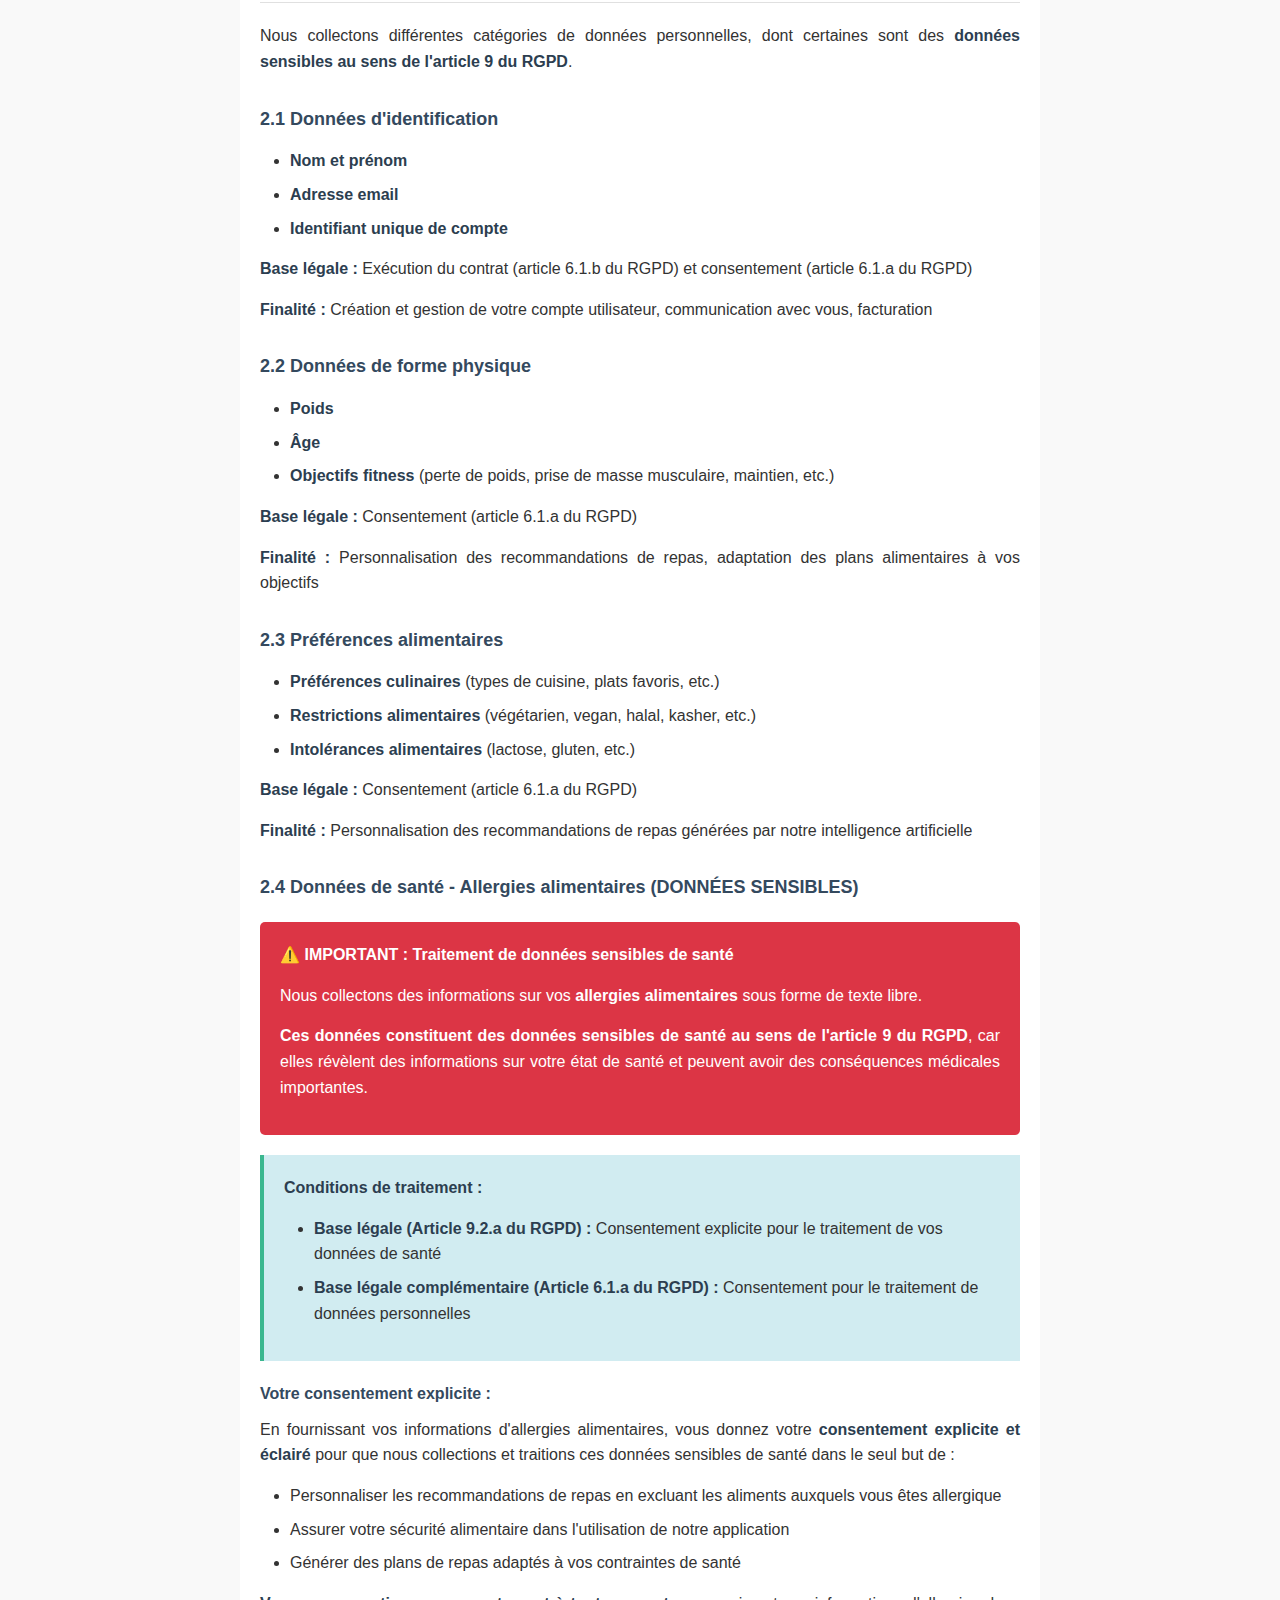
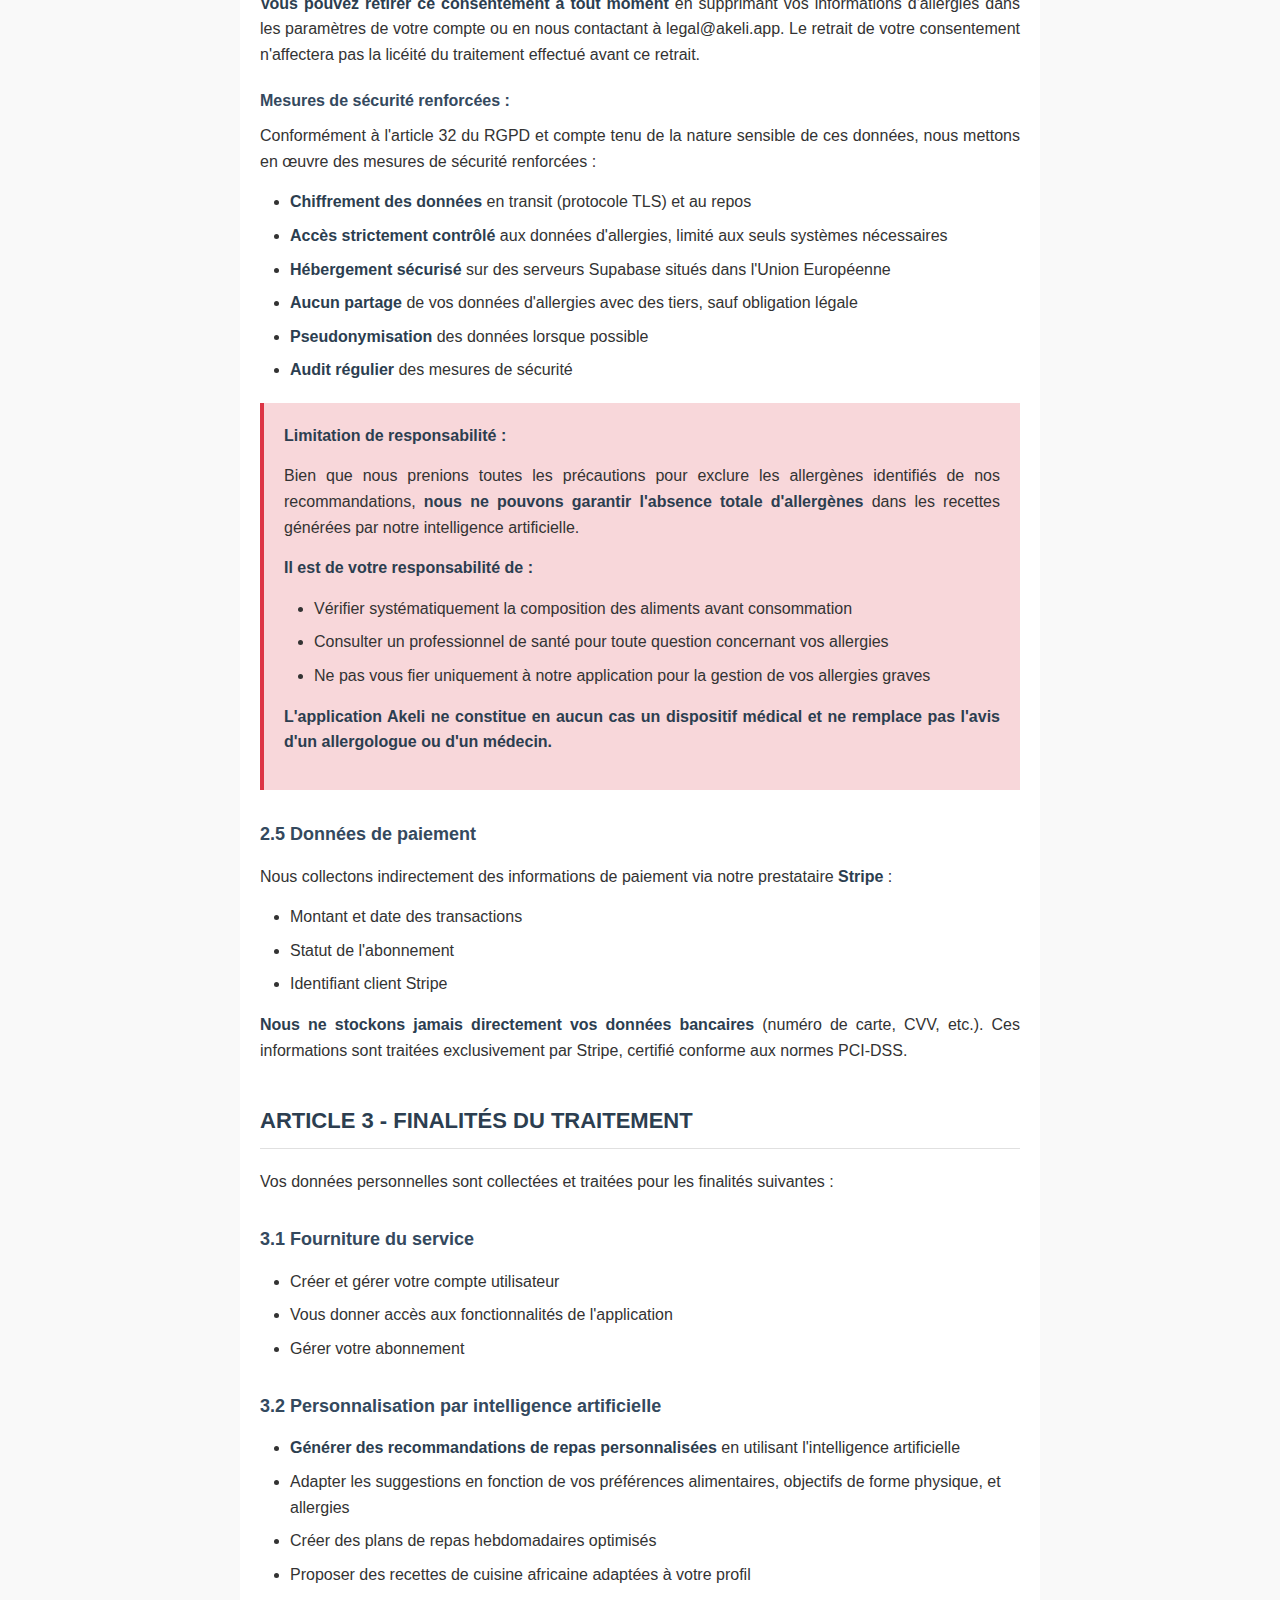
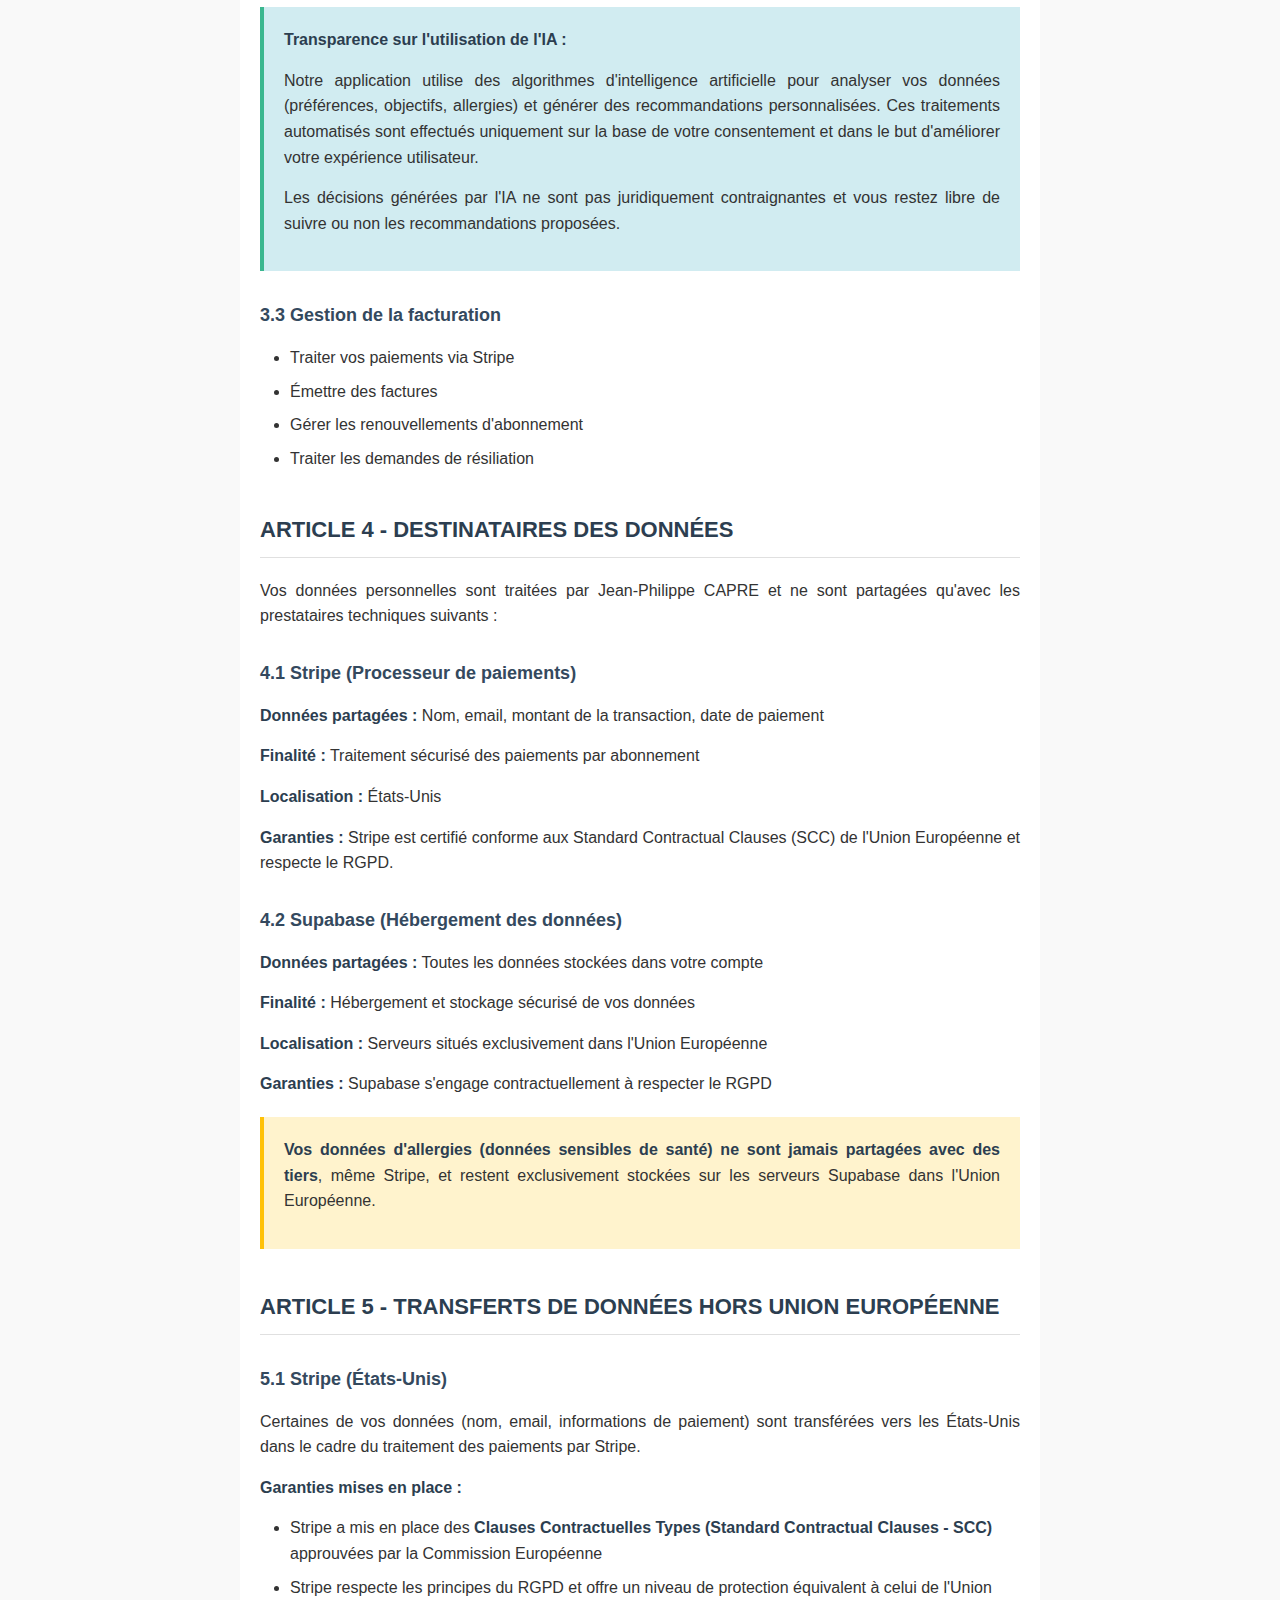
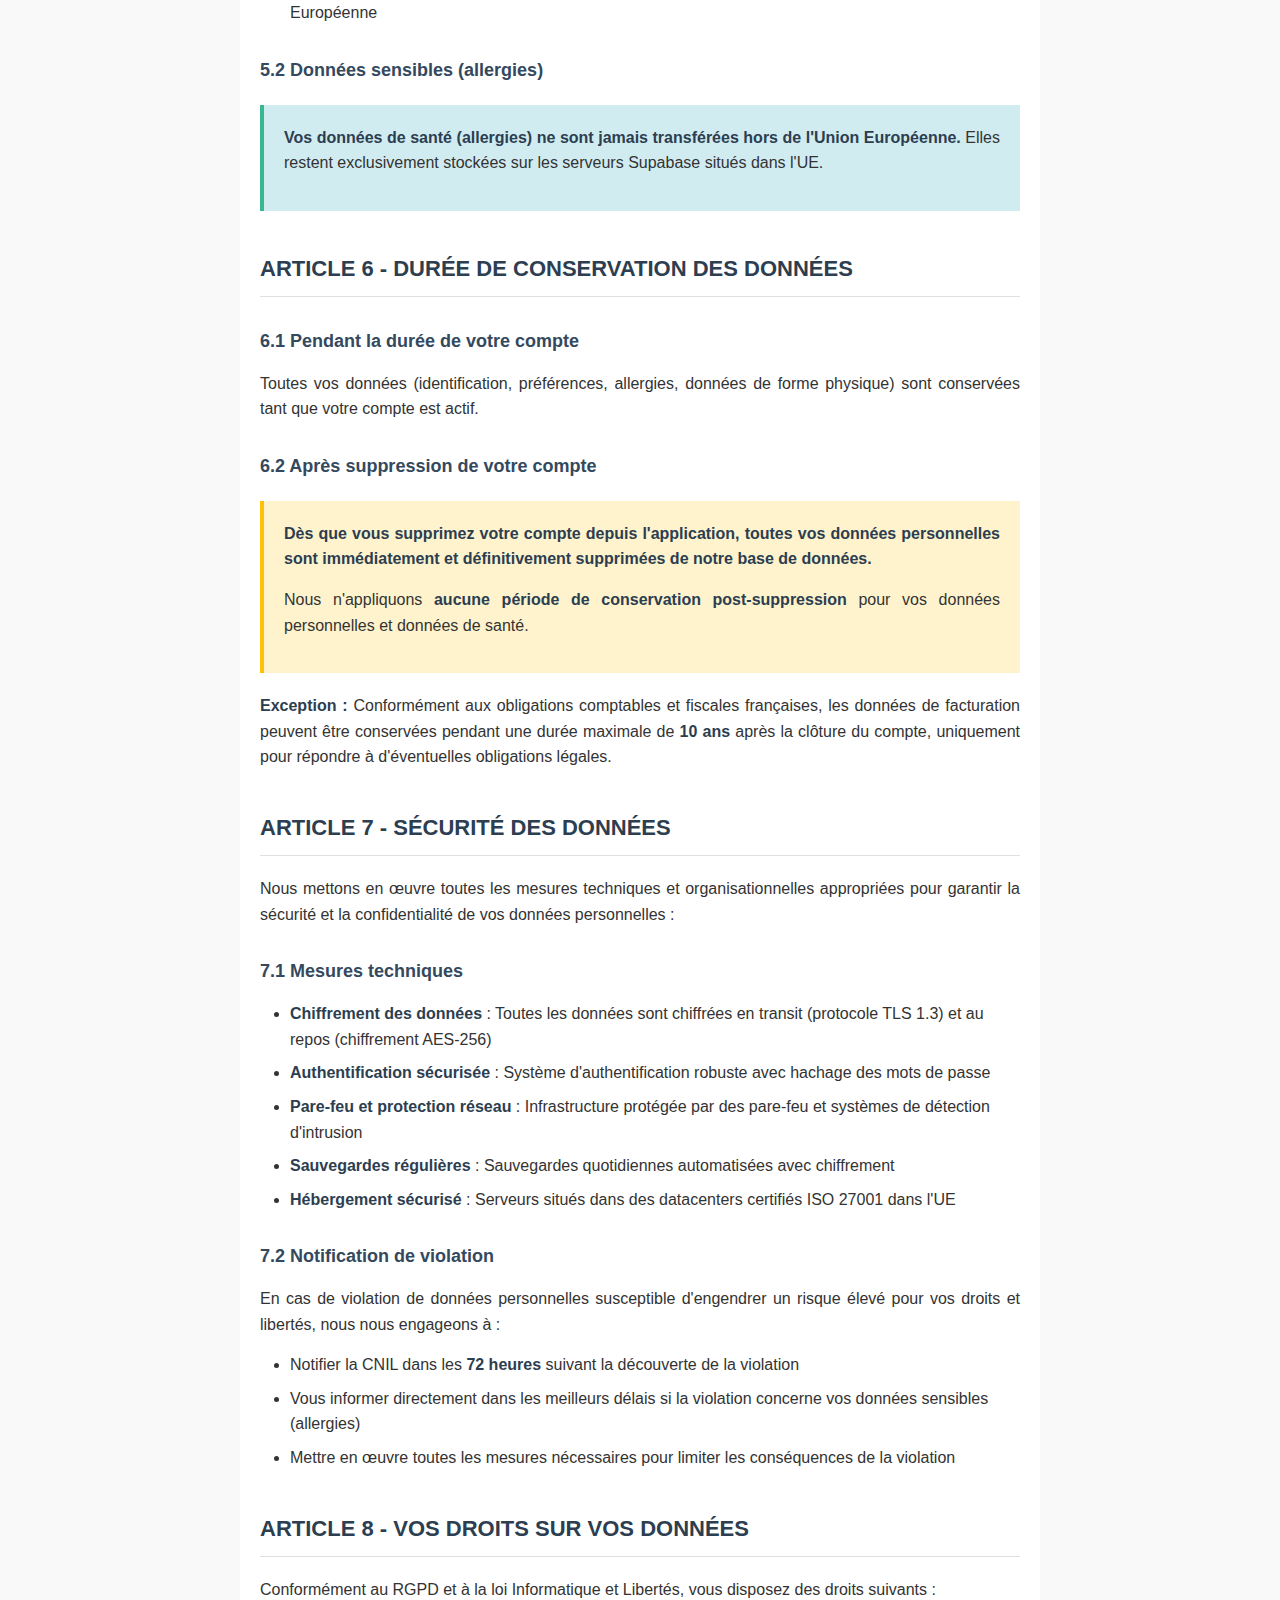
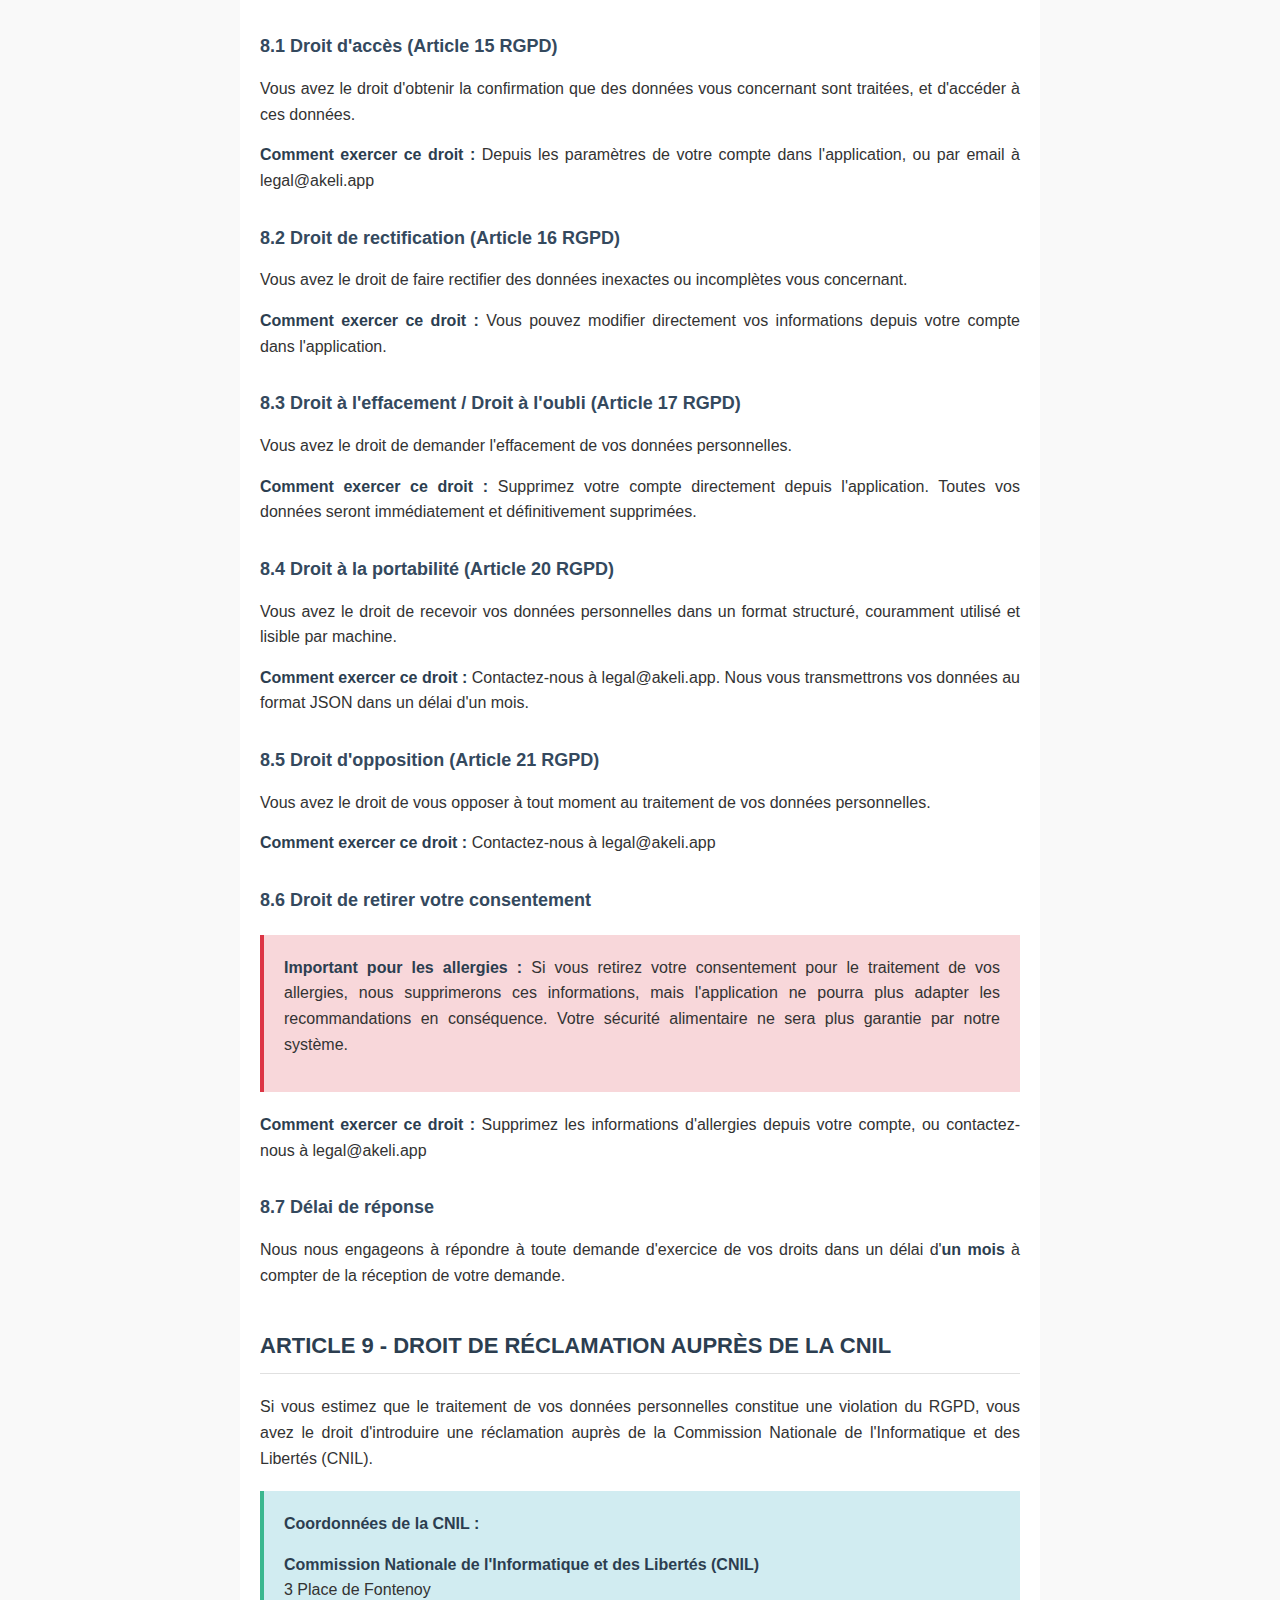
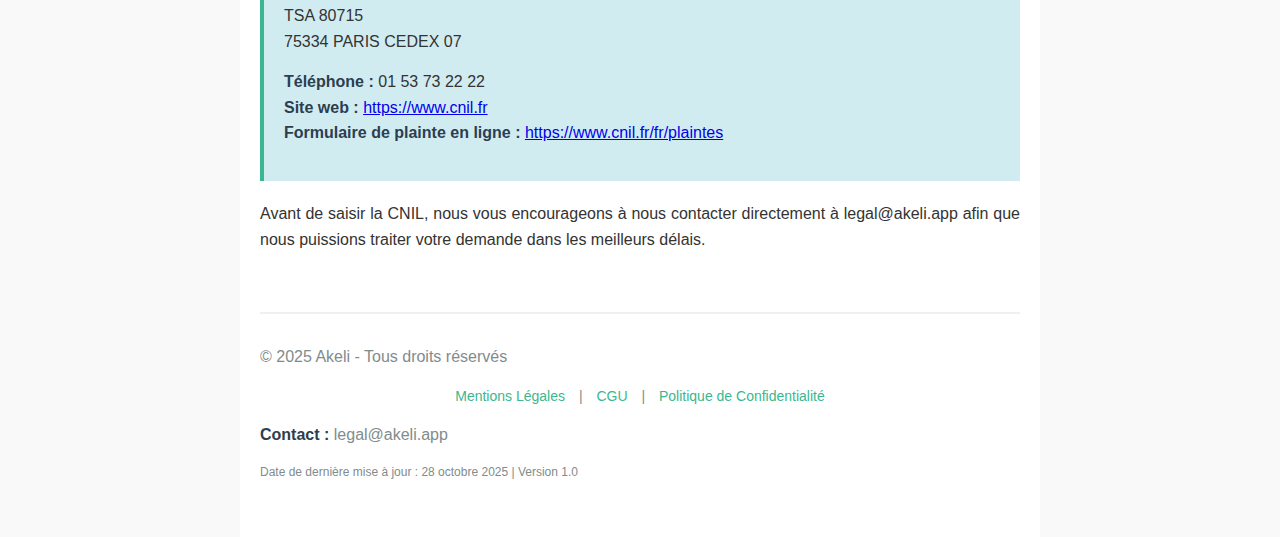
<file: politique-confidentialite.html>
<!DOCTYPE html>
<html lang="fr">
<head>
    <meta charset="UTF-8">
    <meta name="viewport" content="width=device-width, initial-scale=1.0">
    <title>Politique de Confidentialité - Akeli</title>
    <style>
        * {
            margin: 0;
            padding: 0;
            box-sizing: border-box;
        }
        
        body {
            font-family: -apple-system, BlinkMacSystemFont, 'Segoe UI', Roboto, 'Helvetica Neue', Arial, sans-serif;
            line-height: 1.6;
            color: #333;
            background-color: #f9f9f9;
        }
        
        .container {
            max-width: 800px;
            margin: 0 auto;
            padding: 40px 20px;
            background-color: white;
            min-height: 100vh;
        }
        
        .header {
            text-align: center;
            padding-bottom: 30px;
            border-bottom: 2px solid #f0f0f0;
            margin-bottom: 40px;
        }
        
        .logo {
            font-size: 32px;
            font-weight: 700;
            color: #2c3e50;
            margin-bottom: 10px;
        }
        
        .doc-title {
            font-size: 28px;
            font-weight: 600;
            color: #2c3e50;
            margin-bottom: 10px;
        }
        
        .doc-date {
            font-size: 14px;
            color: #7f8c8d;
            font-style: italic;
        }
        
        .back-link {
            display: inline-block;
            margin-bottom: 20px;
            color: #3BB78F;
            text-decoration: none;
            font-size: 14px;
            font-weight: 500;
        }
        
        .back-link:hover {
            text-decoration: underline;
        }
        
        .toc {
            background-color: #f8f9fa;
            padding: 20px;
            margin: 30px 0;
            border-radius: 5px;
        }
        
        .toc h3 {
            font-size: 18px;
            margin-bottom: 15px;
            color: #2c3e50;
        }
        
        .toc ul {
            list-style: none;
            padding-left: 0;
        }
        
        .toc li {
            margin-bottom: 8px;
        }
        
        .toc a {
            color: #3BB78F;
            text-decoration: none;
            font-size: 15px;
        }
        
        .toc a:hover {
            text-decoration: underline;
        }
        
        h2 {
            font-size: 22px;
            font-weight: 600;
            color: #2c3e50;
            margin-top: 40px;
            margin-bottom: 20px;
            padding-bottom: 10px;
            border-bottom: 1px solid #e0e0e0;
        }
        
        h3 {
            font-size: 18px;
            font-weight: 600;
            color: #34495e;
            margin-top: 30px;
            margin-bottom: 15px;
        }
        
        h4 {
            font-size: 16px;
            font-weight: 600;
            color: #34495e;
            margin-top: 20px;
            margin-bottom: 10px;
        }
        
        p {
            margin-bottom: 15px;
            font-size: 16px;
            text-align: justify;
        }
        
        strong {
            font-weight: 600;
            color: #2c3e50;
        }
        
        .highlight-box {
            background-color: #fff3cd;
            border-left: 4px solid #ffc107;
            padding: 20px;
            margin: 20px 0;
        }
        
        .info-box {
            background-color: #d1ecf1;
            border-left: 4px solid #3BB78F;
            padding: 20px;
            margin: 20px 0;
        }
        
        .warning-box {
            background-color: #f8d7da;
            border-left: 4px solid #dc3545;
            padding: 20px;
            margin: 20px 0;
        }
        
        .critical-box {
            background-color: #dc3545;
            color: white;
            padding: 20px;
            margin: 20px 0;
            border-radius: 5px;
        }
        
        .critical-box strong {
            color: white;
        }
        
        ul {
            margin-left: 30px;
            margin-bottom: 15px;
        }
        
        li {
            margin-bottom: 8px;
        }
        
        table {
            width: 100%;
            border-collapse: collapse;
            margin: 20px 0;
            font-size: 15px;
        }
        
        table th, table td {
            border: 1px solid #ddd;
            padding: 12px;
            text-align: left;
        }
        
        table th {
            background-color: #f8f9fa;
            font-weight: 600;
            color: #2c3e50;
        }
        
        .footer {
            margin-top: 60px;
            padding-top: 30px;
            border-top: 2px solid #f0f0f0;
            text-align: center;
            color: #7f8c8d;
            font-size: 14px;
        }
        
        .footer-links {
            margin-top: 10px;
        }
        
        .footer-links a {
            color: #3BB78F;
            text-decoration: none;
            margin: 0 10px;
        }
        
        .footer-links a:hover {
            text-decoration: underline;
        }
        
        @media print {
            body {
                background-color: white;
            }
            .back-link {
                display: none;
            }
        }
        
        @media (max-width: 768px) {
            .container {
                padding: 20px 15px;
            }
            
            .doc-title {
                font-size: 24px;
            }
            
            h2 {
                font-size: 20px;
            }
            
            h3 {
                font-size: 16px;
            }
            
            p {
                font-size: 15px;
                text-align: left;
            }
            
            table {
                font-size: 13px;
            }
            
            table th, table td {
                padding: 8px;
            }
        }
    </style>
</head>
<body>
    <div class="container">
        <a href="index.html" class="back-link">← Retour à l'accueil</a>
        
        <div class="header">
            <div class="logo">Akeli</div>
            <h1 class="doc-title">Politique de Confidentialité</h1>
            <p class="doc-date">En vigueur au 28 octobre 2025</p>
        </div>

        <div class="toc">
            <h3>Table des matières</h3>
            <ul>
                <li><a href="#preambule">Préambule</a></li>
                <li><a href="#article1">Article 1 - Responsable du traitement</a></li>
                <li><a href="#article2">Article 2 - Données personnelles collectées</a></li>
                <li><a href="#article3">Article 3 - Finalités du traitement</a></li>
                <li><a href="#article4">Article 4 - Destinataires des données</a></li>
                <li><a href="#article5">Article 5 - Transferts hors UE</a></li>
                <li><a href="#article6">Article 6 - Durée de conservation</a></li>
                <li><a href="#article7">Article 7 - Sécurité des données</a></li>
                <li><a href="#article8">Article 8 - Vos droits</a></li>
                <li><a href="#article9">Article 9 - Droit de réclamation (CNIL)</a></li>
            </ul>
        </div>

        <h2 id="preambule">PRÉAMBULE</h2>
        <p>La protection de vos données personnelles est une priorité pour Akeli. Cette Politique de Confidentialité vous informe sur la manière dont nous collectons, utilisons, stockons et protégeons vos données personnelles dans le cadre de l'utilisation de notre application mobile.</p>
        <p>Cette politique est conforme au <strong>Règlement Général sur la Protection des Données (RGPD)</strong> n°2016/679 du 27 avril 2016 et à la <strong>loi Informatique et Libertés</strong> n°78-17 du 6 janvier 1978 modifiée.</p>
        <p>Cette politique doit être lue en complément de nos <a href="cgu.html">Conditions Générales d'Utilisation (CGU)</a> et de nos <a href="mentions-legales.html">Mentions Légales</a>.</p>

        <h2 id="article1">ARTICLE 1 - RESPONSABLE DU TRAITEMENT</h2>
        <p>Le responsable du traitement de vos données personnelles est :</p>
        <div class="info-box">
            <p><strong>Jean-Philippe CAPRE</strong></p>
            <p>Entrepreneur Individuel</p>
            <p>SIRET : [Votre numéro SIRET]</p>
            <p>Adresse : [Votre adresse professionnelle]</p>
            <p>Email : legal@akeli.app</p>
            <p><strong>Contact du Délégué à la Protection des Données (DPO) :</strong> legal@akeli.app</p>
        </div>

        <h2 id="article2">ARTICLE 2 - DONNÉES PERSONNELLES COLLECTÉES</h2>
        <p>Nous collectons différentes catégories de données personnelles, dont certaines sont des <strong>données sensibles au sens de l'article 9 du RGPD</strong>.</p>

        <h3>2.1 Données d'identification</h3>
        <ul>
            <li><strong>Nom et prénom</strong></li>
            <li><strong>Adresse email</strong></li>
            <li><strong>Identifiant unique de compte</strong></li>
        </ul>
        <p><strong>Base légale :</strong> Exécution du contrat (article 6.1.b du RGPD) et consentement (article 6.1.a du RGPD)</p>
        <p><strong>Finalité :</strong> Création et gestion de votre compte utilisateur, communication avec vous, facturation</p>

        <h3>2.2 Données de forme physique</h3>
        <ul>
            <li><strong>Poids</strong></li>
            <li><strong>Âge</strong></li>
            <li><strong>Objectifs fitness</strong> (perte de poids, prise de masse musculaire, maintien, etc.)</li>
        </ul>
        <p><strong>Base légale :</strong> Consentement (article 6.1.a du RGPD)</p>
        <p><strong>Finalité :</strong> Personnalisation des recommandations de repas, adaptation des plans alimentaires à vos objectifs</p>

        <h3>2.3 Préférences alimentaires</h3>
        <ul>
            <li><strong>Préférences culinaires</strong> (types de cuisine, plats favoris, etc.)</li>
            <li><strong>Restrictions alimentaires</strong> (végétarien, vegan, halal, kasher, etc.)</li>
            <li><strong>Intolérances alimentaires</strong> (lactose, gluten, etc.)</li>
        </ul>
        <p><strong>Base légale :</strong> Consentement (article 6.1.a du RGPD)</p>
        <p><strong>Finalité :</strong> Personnalisation des recommandations de repas générées par notre intelligence artificielle</p>

        <h3>2.4 Données de santé - Allergies alimentaires (DONNÉES SENSIBLES)</h3>
        
        <div class="critical-box">
            <p><strong>⚠️ IMPORTANT : Traitement de données sensibles de santé</strong></p>
            <p>Nous collectons des informations sur vos <strong>allergies alimentaires</strong> sous forme de texte libre.</p>
            <p><strong>Ces données constituent des données sensibles de santé au sens de l'article 9 du RGPD</strong>, car elles révèlent des informations sur votre état de santé et peuvent avoir des conséquences médicales importantes.</p>
        </div>

        <div class="info-box">
            <p><strong>Conditions de traitement :</strong></p>
            <ul>
                <li><strong>Base légale (Article 9.2.a du RGPD) :</strong> Consentement explicite pour le traitement de vos données de santé</li>
                <li><strong>Base légale complémentaire (Article 6.1.a du RGPD) :</strong> Consentement pour le traitement de données personnelles</li>
            </ul>
        </div>

        <h4>Votre consentement explicite :</h4>
        <p>En fournissant vos informations d'allergies alimentaires, vous donnez votre <strong>consentement explicite et éclairé</strong> pour que nous collections et traitions ces données sensibles de santé dans le seul but de :</p>
        <ul>
            <li>Personnaliser les recommandations de repas en excluant les aliments auxquels vous êtes allergique</li>
            <li>Assurer votre sécurité alimentaire dans l'utilisation de notre application</li>
            <li>Générer des plans de repas adaptés à vos contraintes de santé</li>
        </ul>
        <p><strong>Vous pouvez retirer ce consentement à tout moment</strong> en supprimant vos informations d'allergies dans les paramètres de votre compte ou en nous contactant à legal@akeli.app. Le retrait de votre consentement n'affectera pas la licéité du traitement effectué avant ce retrait.</p>

        <h4>Mesures de sécurité renforcées :</h4>
        <p>Conformément à l'article 32 du RGPD et compte tenu de la nature sensible de ces données, nous mettons en œuvre des mesures de sécurité renforcées :</p>
        <ul>
            <li><strong>Chiffrement des données</strong> en transit (protocole TLS) et au repos</li>
            <li><strong>Accès strictement contrôlé</strong> aux données d'allergies, limité aux seuls systèmes nécessaires</li>
            <li><strong>Hébergement sécurisé</strong> sur des serveurs Supabase situés dans l'Union Européenne</li>
            <li><strong>Aucun partage</strong> de vos données d'allergies avec des tiers, sauf obligation légale</li>
            <li><strong>Pseudonymisation</strong> des données lorsque possible</li>
            <li><strong>Audit régulier</strong> des mesures de sécurité</li>
        </ul>

        <div class="warning-box">
            <p><strong>Limitation de responsabilité :</strong></p>
            <p>Bien que nous prenions toutes les précautions pour exclure les allergènes identifiés de nos recommandations, <strong>nous ne pouvons garantir l'absence totale d'allergènes</strong> dans les recettes générées par notre intelligence artificielle.</p>
            <p><strong>Il est de votre responsabilité de :</strong></p>
            <ul>
                <li>Vérifier systématiquement la composition des aliments avant consommation</li>
                <li>Consulter un professionnel de santé pour toute question concernant vos allergies</li>
                <li>Ne pas vous fier uniquement à notre application pour la gestion de vos allergies graves</li>
            </ul>
            <p><strong>L'application Akeli ne constitue en aucun cas un dispositif médical et ne remplace pas l'avis d'un allergologue ou d'un médecin.</strong></p>
        </div>

        <h3>2.5 Données de paiement</h3>
        <p>Nous collectons indirectement des informations de paiement via notre prestataire <strong>Stripe</strong> :</p>
        <ul>
            <li>Montant et date des transactions</li>
            <li>Statut de l'abonnement</li>
            <li>Identifiant client Stripe</li>
        </ul>
        <p><strong>Nous ne stockons jamais directement vos données bancaires</strong> (numéro de carte, CVV, etc.). Ces informations sont traitées exclusivement par Stripe, certifié conforme aux normes PCI-DSS.</p>

        <h2 id="article3">ARTICLE 3 - FINALITÉS DU TRAITEMENT</h2>
        <p>Vos données personnelles sont collectées et traitées pour les finalités suivantes :</p>

        <h3>3.1 Fourniture du service</h3>
        <ul>
            <li>Créer et gérer votre compte utilisateur</li>
            <li>Vous donner accès aux fonctionnalités de l'application</li>
            <li>Gérer votre abonnement</li>
        </ul>

        <h3>3.2 Personnalisation par intelligence artificielle</h3>
        <ul>
            <li><strong>Générer des recommandations de repas personnalisées</strong> en utilisant l'intelligence artificielle</li>
            <li>Adapter les suggestions en fonction de vos préférences alimentaires, objectifs de forme physique, et allergies</li>
            <li>Créer des plans de repas hebdomadaires optimisés</li>
            <li>Proposer des recettes de cuisine africaine adaptées à votre profil</li>
        </ul>

        <div class="info-box">
            <p><strong>Transparence sur l'utilisation de l'IA :</strong></p>
            <p>Notre application utilise des algorithmes d'intelligence artificielle pour analyser vos données (préférences, objectifs, allergies) et générer des recommandations personnalisées. Ces traitements automatisés sont effectués uniquement sur la base de votre consentement et dans le but d'améliorer votre expérience utilisateur.</p>
            <p>Les décisions générées par l'IA ne sont pas juridiquement contraignantes et vous restez libre de suivre ou non les recommandations proposées.</p>
        </div>

        <h3>3.3 Gestion de la facturation</h3>
        <ul>
            <li>Traiter vos paiements via Stripe</li>
            <li>Émettre des factures</li>
            <li>Gérer les renouvellements d'abonnement</li>
            <li>Traiter les demandes de résiliation</li>
        </ul>

        <h2 id="article4">ARTICLE 4 - DESTINATAIRES DES DONNÉES</h2>
        <p>Vos données personnelles sont traitées par Jean-Philippe CAPRE et ne sont partagées qu'avec les prestataires techniques suivants :</p>

        <h3>4.1 Stripe (Processeur de paiements)</h3>
        <p><strong>Données partagées :</strong> Nom, email, montant de la transaction, date de paiement</p>
        <p><strong>Finalité :</strong> Traitement sécurisé des paiements par abonnement</p>
        <p><strong>Localisation :</strong> États-Unis</p>
        <p><strong>Garanties :</strong> Stripe est certifié conforme aux Standard Contractual Clauses (SCC) de l'Union Européenne et respecte le RGPD.</p>

        <h3>4.2 Supabase (Hébergement des données)</h3>
        <p><strong>Données partagées :</strong> Toutes les données stockées dans votre compte</p>
        <p><strong>Finalité :</strong> Hébergement et stockage sécurisé de vos données</p>
        <p><strong>Localisation :</strong> Serveurs situés exclusivement dans l'Union Européenne</p>
        <p><strong>Garanties :</strong> Supabase s'engage contractuellement à respecter le RGPD</p>

        <div class="highlight-box">
            <p><strong>Vos données d'allergies (données sensibles de santé) ne sont jamais partagées avec des tiers</strong>, même Stripe, et restent exclusivement stockées sur les serveurs Supabase dans l'Union Européenne.</p>
        </div>

        <h2 id="article5">ARTICLE 5 - TRANSFERTS DE DONNÉES HORS UNION EUROPÉENNE</h2>
        
        <h3>5.1 Stripe (États-Unis)</h3>
        <p>Certaines de vos données (nom, email, informations de paiement) sont transférées vers les États-Unis dans le cadre du traitement des paiements par Stripe.</p>
        <p><strong>Garanties mises en place :</strong></p>
        <ul>
            <li>Stripe a mis en place des <strong>Clauses Contractuelles Types (Standard Contractual Clauses - SCC)</strong> approuvées par la Commission Européenne</li>
            <li>Stripe respecte les principes du RGPD et offre un niveau de protection équivalent à celui de l'Union Européenne</li>
        </ul>

        <h3>5.2 Données sensibles (allergies)</h3>
        <div class="info-box">
            <p><strong>Vos données de santé (allergies) ne sont jamais transférées hors de l'Union Européenne.</strong> Elles restent exclusivement stockées sur les serveurs Supabase situés dans l'UE.</p>
        </div>

        <h2 id="article6">ARTICLE 6 - DURÉE DE CONSERVATION DES DONNÉES</h2>
        
        <h3>6.1 Pendant la durée de votre compte</h3>
        <p>Toutes vos données (identification, préférences, allergies, données de forme physique) sont conservées tant que votre compte est actif.</p>

        <h3>6.2 Après suppression de votre compte</h3>
        <div class="highlight-box">
            <p><strong>Dès que vous supprimez votre compte depuis l'application, toutes vos données personnelles sont immédiatement et définitivement supprimées de notre base de données.</strong></p>
            <p>Nous n'appliquons <strong>aucune période de conservation post-suppression</strong> pour vos données personnelles et données de santé.</p>
        </div>
        <p><strong>Exception :</strong> Conformément aux obligations comptables et fiscales françaises, les données de facturation peuvent être conservées pendant une durée maximale de <strong>10 ans</strong> après la clôture du compte, uniquement pour répondre à d'éventuelles obligations légales.</p>

        <h2 id="article7">ARTICLE 7 - SÉCURITÉ DES DONNÉES</h2>
        <p>Nous mettons en œuvre toutes les mesures techniques et organisationnelles appropriées pour garantir la sécurité et la confidentialité de vos données personnelles :</p>

        <h3>7.1 Mesures techniques</h3>
        <ul>
            <li><strong>Chiffrement des données</strong> : Toutes les données sont chiffrées en transit (protocole TLS 1.3) et au repos (chiffrement AES-256)</li>
            <li><strong>Authentification sécurisée</strong> : Système d'authentification robuste avec hachage des mots de passe</li>
            <li><strong>Pare-feu et protection réseau</strong> : Infrastructure protégée par des pare-feu et systèmes de détection d'intrusion</li>
            <li><strong>Sauvegardes régulières</strong> : Sauvegardes quotidiennes automatisées avec chiffrement</li>
            <li><strong>Hébergement sécurisé</strong> : Serveurs situés dans des datacenters certifiés ISO 27001 dans l'UE</li>
        </ul>

        <h3>7.2 Notification de violation</h3>
        <p>En cas de violation de données personnelles susceptible d'engendrer un risque élevé pour vos droits et libertés, nous nous engageons à :</p>
        <ul>
            <li>Notifier la CNIL dans les <strong>72 heures</strong> suivant la découverte de la violation</li>
            <li>Vous informer directement dans les meilleurs délais si la violation concerne vos données sensibles (allergies)</li>
            <li>Mettre en œuvre toutes les mesures nécessaires pour limiter les conséquences de la violation</li>
        </ul>

        <h2 id="article8">ARTICLE 8 - VOS DROITS SUR VOS DONNÉES</h2>
        <p>Conformément au RGPD et à la loi Informatique et Libertés, vous disposez des droits suivants :</p>

        <h3>8.1 Droit d'accès (Article 15 RGPD)</h3>
        <p>Vous avez le droit d'obtenir la confirmation que des données vous concernant sont traitées, et d'accéder à ces données.</p>
        <p><strong>Comment exercer ce droit :</strong> Depuis les paramètres de votre compte dans l'application, ou par email à legal@akeli.app</p>

        <h3>8.2 Droit de rectification (Article 16 RGPD)</h3>
        <p>Vous avez le droit de faire rectifier des données inexactes ou incomplètes vous concernant.</p>
        <p><strong>Comment exercer ce droit :</strong> Vous pouvez modifier directement vos informations depuis votre compte dans l'application.</p>

        <h3>8.3 Droit à l'effacement / Droit à l'oubli (Article 17 RGPD)</h3>
        <p>Vous avez le droit de demander l'effacement de vos données personnelles.</p>
        <p><strong>Comment exercer ce droit :</strong> Supprimez votre compte directement depuis l'application. Toutes vos données seront immédiatement et définitivement supprimées.</p>

        <h3>8.4 Droit à la portabilité (Article 20 RGPD)</h3>
        <p>Vous avez le droit de recevoir vos données personnelles dans un format structuré, couramment utilisé et lisible par machine.</p>
        <p><strong>Comment exercer ce droit :</strong> Contactez-nous à legal@akeli.app. Nous vous transmettrons vos données au format JSON dans un délai d'un mois.</p>

        <h3>8.5 Droit d'opposition (Article 21 RGPD)</h3>
        <p>Vous avez le droit de vous opposer à tout moment au traitement de vos données personnelles.</p>
        <p><strong>Comment exercer ce droit :</strong> Contactez-nous à legal@akeli.app</p>

        <h3>8.6 Droit de retirer votre consentement</h3>
        <div class="warning-box">
            <p><strong>Important pour les allergies :</strong> Si vous retirez votre consentement pour le traitement de vos allergies, nous supprimerons ces informations, mais l'application ne pourra plus adapter les recommandations en conséquence. Votre sécurité alimentaire ne sera plus garantie par notre système.</p>
        </div>
        <p><strong>Comment exercer ce droit :</strong> Supprimez les informations d'allergies depuis votre compte, ou contactez-nous à legal@akeli.app</p>

        <h3>8.7 Délai de réponse</h3>
        <p>Nous nous engageons à répondre à toute demande d'exercice de vos droits dans un délai d'<strong>un mois</strong> à compter de la réception de votre demande.</p>

        <h2 id="article9">ARTICLE 9 - DROIT DE RÉCLAMATION AUPRÈS DE LA CNIL</h2>
        <p>Si vous estimez que le traitement de vos données personnelles constitue une violation du RGPD, vous avez le droit d'introduire une réclamation auprès de la Commission Nationale de l'Informatique et des Libertés (CNIL).</p>

        <div class="info-box">
            <p><strong>Coordonnées de la CNIL :</strong></p>
            <p><strong>Commission Nationale de l'Informatique et des Libertés (CNIL)</strong><br>
            3 Place de Fontenoy<br>
            TSA 80715<br>
            75334 PARIS CEDEX 07</p>
            <p><strong>Téléphone :</strong> 01 53 73 22 22<br>
            <strong>Site web :</strong> <a href="https://www.cnil.fr" target="_blank">https://www.cnil.fr</a><br>
            <strong>Formulaire de plainte en ligne :</strong> <a href="https://www.cnil.fr/fr/plaintes" target="_blank">https://www.cnil.fr/fr/plaintes</a></p>
        </div>

        <p>Avant de saisir la CNIL, nous vous encourageons à nous contacter directement à legal@akeli.app afin que nous puissions traiter votre demande dans les meilleurs délais.</p>

        <div class="footer">
            <p>&copy; 2025 Akeli - Tous droits réservés</p>
            <div class="footer-links">
                <a href="mentions-legales.html">Mentions Légales</a> |
                <a href="cgu.html">CGU</a> |
                <a href="politique-confidentialite.html">Politique de Confidentialité</a>
            </div>
            <p style="margin-top: 15px;">
                <strong>Contact :</strong> legal@akeli.app
            </p>
            <p style="margin-top: 10px; font-size: 12px;">
                Date de dernière mise à jour : 28 octobre 2025 | Version 1.0
            </p>
        </div>
    </div>
</body>
</html>
</file>
